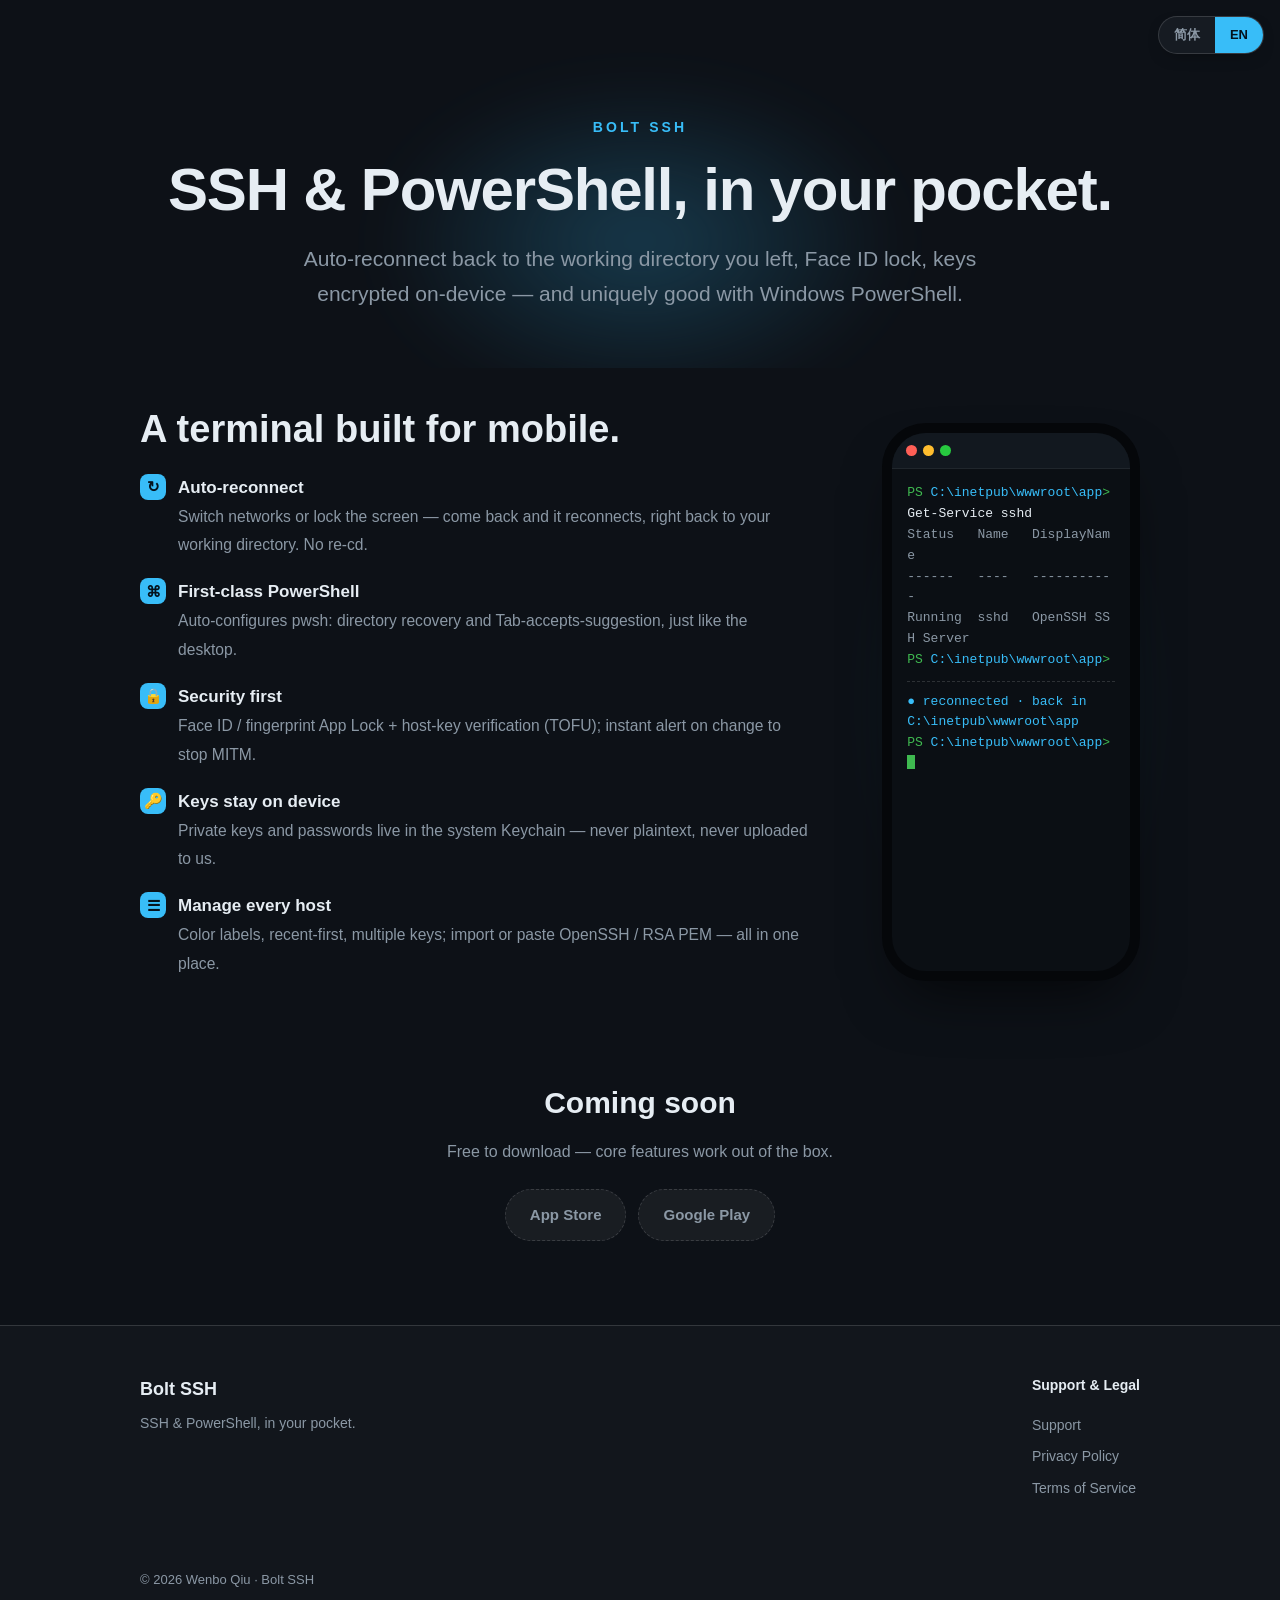
<file: index.html>
<!DOCTYPE html>
<html lang="zh-Hans">
<head>
  <meta charset="UTF-8" />
  <meta name="viewport" content="width=device-width, initial-scale=1.0" />
  <title>Bolt SSH</title>
  <link rel="canonical" href="marketing.html" />
  <meta http-equiv="refresh" content="0; url=marketing.html" />
  <script>location.replace("marketing.html");</script>
  <style>
    html, body { height: 100%; margin: 0; background: #0d1117; color: #8b98a5;
      font-family: -apple-system, BlinkMacSystemFont, "Segoe UI", "PingFang SC", "Microsoft YaHei", sans-serif; }
    .c { height: 100%; display: grid; place-items: center; text-align: center; padding: 24px; }
    a { color: #38bdf8; text-decoration: none; }
  </style>
</head>
<body>
  <div class="c">
    <p>Bolt SSH — <a href="marketing.html">前往首页 / Continue to site →</a></p>
  </div>
</body>
</html>
</file>
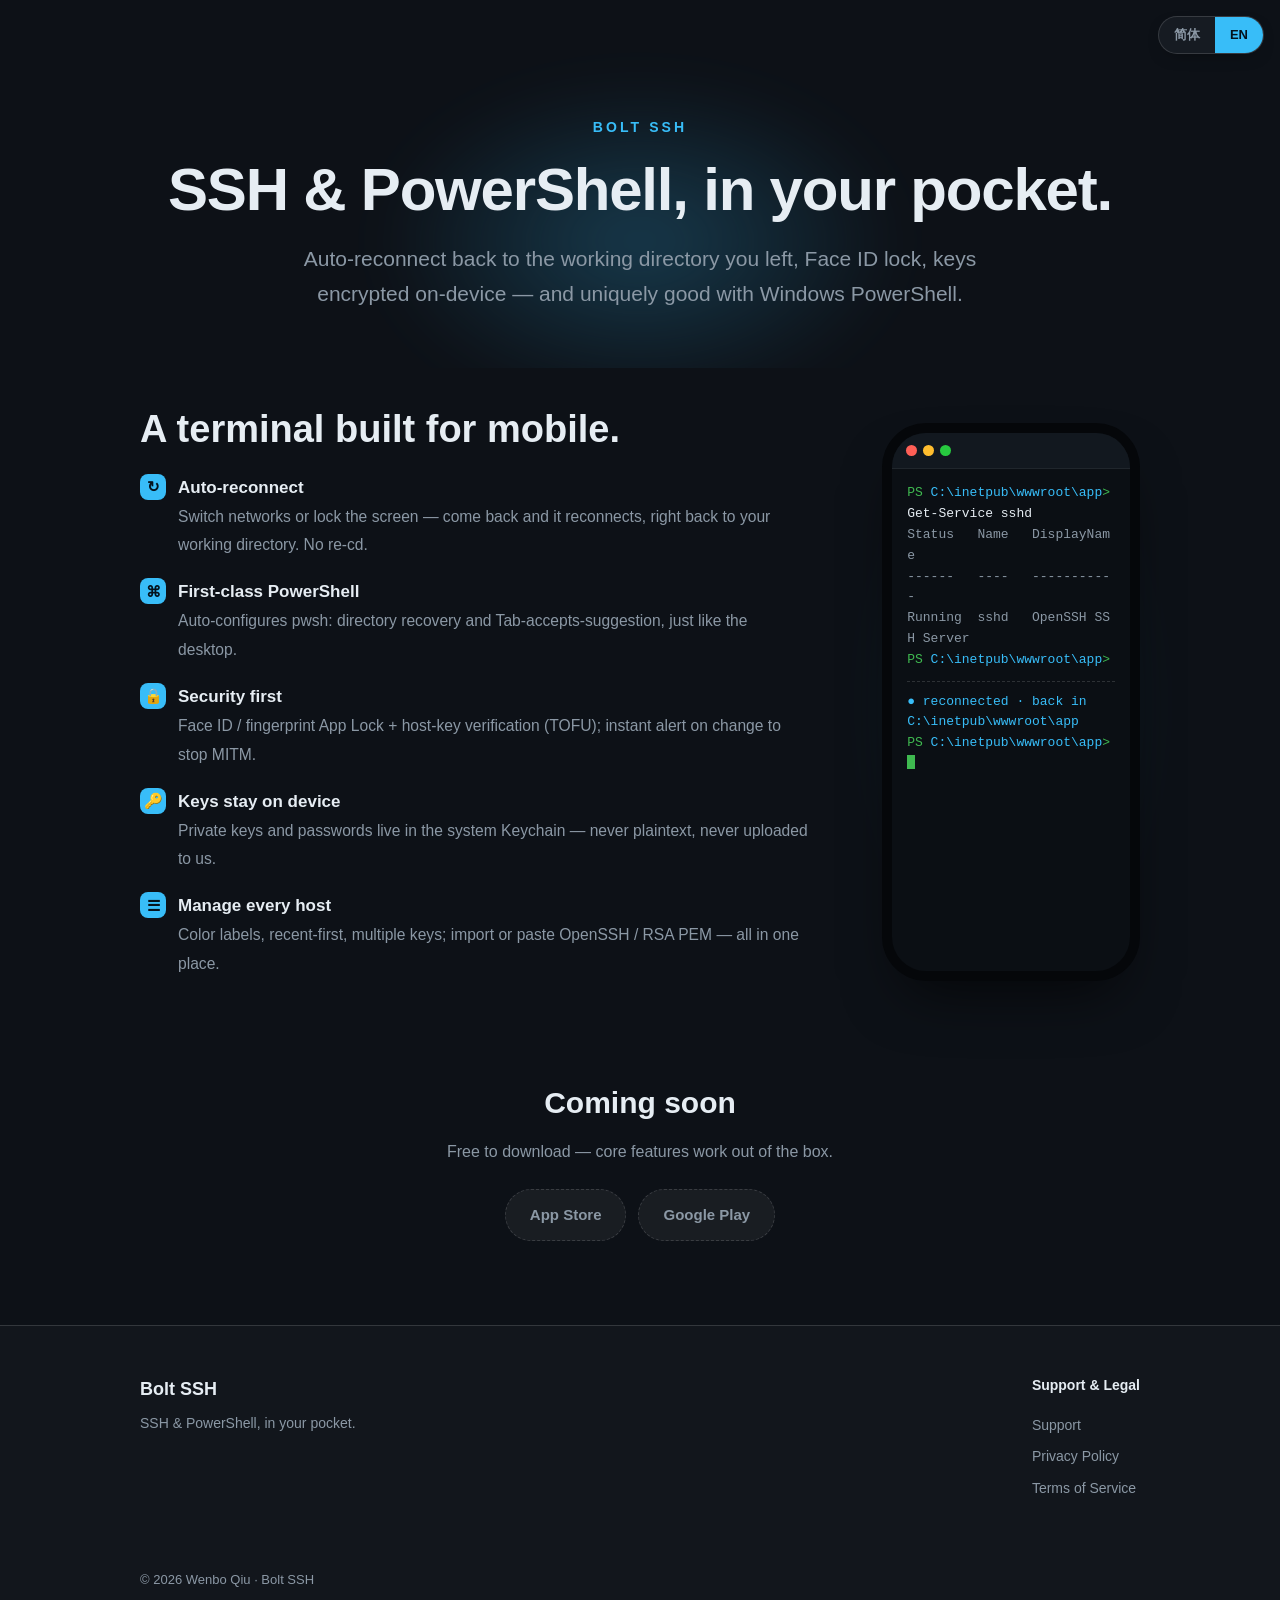
<file: marketing.html>
<!DOCTYPE html>
<html lang="zh-Hans">
<head>
  <meta charset="UTF-8" />
  <meta name="viewport" content="width=device-width, initial-scale=1.0" />
  <title>Bolt SSH — SSH &amp; PowerShell，装进口袋</title>
  <meta name="description" content="Bolt SSH：为手机打造的 SSH 终端。断线自动重连并回到原工作目录，Face ID 锁，密钥本地加密，对 Windows PowerShell 尤其友好。" />
  <style>
    :root {
      color-scheme: dark;
      --fg: #e6edf3;
      --fg-muted: #8b98a5;
      --bg: #0d1117;
      --bg-soft: #161b22;
      --accent: #38bdf8;
      --accent-dark: #0ea5e9;
      --term-green: #3fb950;
      --chip-bg: rgba(255,255,255,0.05);
      --chip-border: rgba(255,255,255,0.14);
      --frame: #05070a;
    }
    * { box-sizing: border-box; }
    html { -webkit-text-size-adjust: 100%; scroll-behavior: smooth; }
    body {
      margin: 0; color: var(--fg); background: var(--bg);
      font-family: -apple-system, BlinkMacSystemFont, "Segoe UI", "PingFang SC",
        "Microsoft YaHei", Roboto, Helvetica, Arial, sans-serif;
      line-height: 1.7; -webkit-font-smoothing: antialiased;
    }
    .mono { font-family: ui-monospace, SFMono-Regular, "SF Mono", Menlo, Consolas, "Liberation Mono", monospace; }

    .lang-switch {
      position: fixed; top: 16px; right: 16px; z-index: 20;
      display: inline-flex; background: var(--bg-soft); border: 1px solid var(--chip-border);
      border-radius: 999px; overflow: hidden; font-size: 13px; font-weight: 600;
      box-shadow: 0 6px 18px -10px rgba(0,0,0,.6);
    }
    .lang-switch button {
      border: none; background: transparent; color: var(--fg-muted);
      padding: 7px 15px; cursor: pointer; font: inherit;
    }
    .lang-switch button.on { background: var(--accent); color: #04121c; }
    .lang-hans, .lang-en { display: none; }
    body.l-hans .lang-hans { display: inline; }
    body.l-en  .lang-en  { display: inline; }

    .wrap { max-width: 1100px; margin: 0 auto; padding: 0 24px; }

    /* Hero */
    .hero { text-align: center; padding: 116px 24px 56px; position: relative; overflow: hidden; }
    .hero::after {
      content: ""; position: absolute; width: 70vw; height: 52vh; max-width: 760px;
      top: 2%; left: 50%; transform: translateX(-50%);
      background: radial-gradient(closest-side, rgba(56,189,248,.35), transparent 70%);
      opacity: .7; filter: blur(30px); z-index: 0; pointer-events: none;
    }
    .hero .logo {
      font-size: 14px; font-weight: 700; letter-spacing: .22em; text-transform: uppercase;
      color: var(--accent); margin: 0 0 18px; position: relative; z-index: 1;
    }
    .hero h1 {
      font-size: clamp(34px, 7vw, 60px); line-height: 1.08; margin: 0 0 18px;
      font-weight: 800; letter-spacing: -.02em; position: relative; z-index: 1;
    }
    .hero .tagline {
      font-size: clamp(16px, 3.4vw, 21px); color: var(--fg-muted);
      max-width: 34em; margin: 0 auto; position: relative; z-index: 1;
    }

    /* 展示 */
    .showcase { padding: 40px 24px 80px; }
    .showcase-inner {
      display: flex; align-items: center; gap: clamp(24px, 6vw, 72px);
      max-width: 1000px; margin: 0 auto;
    }
    .showcase .copy { flex: 1; min-width: 0; }
    .showcase h2 { font-size: clamp(26px, 4.5vw, 38px); line-height: 1.15; margin: 0 0 22px; font-weight: 800; }
    .feat { list-style: none; padding: 0; margin: 0; }
    .feat li { display: flex; gap: 12px; margin: 18px 0; font-size: clamp(15px, 3vw, 17px); }
    .feat .ic {
      flex-shrink: 0; width: 26px; height: 26px; border-radius: 8px;
      background: var(--accent); color: #04121c; display: grid; place-items: center;
      font-size: 15px; font-weight: 700;
    }
    .feat b { display: block; }
    .feat span.sub { color: var(--fg-muted); font-size: .92em; }

    /* 手机 + 终端 */
    .device { flex-shrink: 0; position: relative; isolation: isolate; }
    .device::before {
      content: ""; position: absolute; inset: -16% -24%;
      background: radial-gradient(closest-side, var(--accent), transparent 72%);
      opacity: .18; filter: blur(30px); z-index: -1;
    }
    .phone {
      width: auto; height: clamp(430px, 62vh, 580px); aspect-ratio: 390 / 844;
      background: var(--frame); border-radius: 44px; padding: 10px;
      box-shadow: 0 30px 60px -24px rgba(0,0,0,.7);
    }
    .screen { position: relative; width: 100%; height: 100%; border-radius: 34px; overflow: hidden; background: #0b0f14; }
    .term { height: 100%; display: flex; flex-direction: column; }
    .term-bar { display: flex; gap: 6px; padding: 12px 14px; background: #12181f; border-bottom: 1px solid rgba(255,255,255,.06); }
    .term-bar i { width: 11px; height: 11px; border-radius: 999px; display: block; }
    .term-bar i:nth-child(1){ background:#ff5f56; } .term-bar i:nth-child(2){ background:#ffbd2e; } .term-bar i:nth-child(3){ background:#27c93f; }
    .term-body { padding: 14px 15px; font-size: clamp(11px, 2.7vw, 13px); line-height: 1.6; flex: 1; overflow: hidden; }
    .term-body div { white-space: pre-wrap; word-break: break-all; }
    .t-prompt { color: var(--term-green); }
    .t-path { color: var(--accent); }
    .t-cmd { color: var(--fg); }
    .t-out { color: var(--fg-muted); }
    .t-banner { color: var(--accent); margin-top: 10px; padding-top: 10px; border-top: 1px dashed rgba(255,255,255,.14); }
    .cursor { display: inline-block; width: 8px; height: 1.05em; vertical-align: -2px; background: var(--term-green); animation: blink 1.1s steps(1) infinite; }
    @keyframes blink { 50% { opacity: 0; } }

    /* 下载 */
    .downloads { text-align: center; padding: 0 24px 84px; }
    .downloads h2 { font-size: clamp(22px, 4vw, 30px); margin: 0 0 10px; font-weight: 800; }
    .downloads p { color: var(--fg-muted); margin: 0 0 24px; }
    .links { display: flex; flex-wrap: wrap; gap: 12px; justify-content: center; }
    .chip {
      display: inline-flex; align-items: center; gap: 6px; font-size: 15px; font-weight: 600;
      padding: 12px 24px; border-radius: 999px; background: var(--chip-bg);
      border: 1px solid var(--chip-border); color: var(--fg); text-decoration: none;
      transition: transform .2s ease;
    }
    .chip:hover { transform: translateY(-2px); }
    .chip.disabled { color: var(--fg-muted); border-style: dashed; cursor: not-allowed; pointer-events: none; }

    /* 页脚 */
    .site-footer { border-top: 1px solid var(--chip-border); padding: 48px 24px; background: rgba(255,255,255,.02); }
    .footer-inner { max-width: 1000px; margin: 0 auto; display: flex; flex-wrap: wrap; gap: 40px; justify-content: space-between; }
    .foot-brand { font-size: 18px; font-weight: 800; margin: 0 0 8px; }
    .foot-col h4 { font-size: 14px; font-weight: 700; margin: 0 0 12px; }
    .foot-col a { display: block; font-size: 14px; color: var(--fg-muted); text-decoration: none; padding: 4px 0; }
    .foot-col a:hover { color: var(--accent); }
    .foot-copy { width: 100%; margin-top: 24px; font-size: 13px; color: var(--fg-muted); }

    @media (max-width: 760px) {
      .hero { padding-top: 92px; }
      .showcase-inner { flex-direction: column-reverse; text-align: center; }
      .feat li { text-align: left; }
      .phone { height: auto; width: clamp(250px, 74vw, 330px); border-radius: 38px; }
    }
    @media (prefers-reduced-motion: reduce) {
      html { scroll-behavior: auto; }
      .cursor { animation: none; }
    }
  </style>
</head>
<body class="l-hans">
  <div class="lang-switch">
    <button data-lang="hans" class="on">简体</button>
    <button data-lang="en">EN</button>
  </div>

  <!-- Hero -->
  <section class="hero">
    <p class="logo">Bolt SSH</p>
    <h1>
      <span class="lang-hans">SSH &amp; PowerShell，装进口袋。</span>
      <span class="lang-en">SSH &amp; PowerShell, in your pocket.</span>
    </h1>
    <p class="tagline">
      <span class="lang-hans">断线自动重连、回到断线前的工作目录，Face ID 锁，密钥本地加密——对 Windows PowerShell 尤其友好。</span>
      <span class="lang-en">Auto-reconnect back to the working directory you left, Face ID lock, keys encrypted on-device — and uniquely good with Windows PowerShell.</span>
    </p>
  </section>

  <!-- 展示 -->
  <section class="showcase">
    <div class="showcase-inner">
      <div class="copy">
        <h2>
          <span class="lang-hans">为移动而生的终端。</span>
          <span class="lang-en">A terminal built for mobile.</span>
        </h2>
        <ul class="feat">
          <li>
            <span class="ic">↻</span>
            <span>
              <b><span class="lang-hans">断线自动重连</span><span class="lang-en">Auto-reconnect</span></b>
              <span class="sub"><span class="lang-hans">切网、锁屏后回到 App，自动接上并回到原工作目录，不用重新 cd。</span><span class="lang-en">Switch networks or lock the screen — come back and it reconnects, right back to your working directory. No re-cd.</span></span>
            </span>
          </li>
          <li>
            <span class="ic">⌘</span>
            <span>
              <b><span class="lang-hans">Windows PowerShell 一等公民</span><span class="lang-en">First-class PowerShell</span></b>
              <span class="sub"><span class="lang-hans">自动配置 pwsh：目录恢复、Tab 接受行内建议，像桌面一样顺手。</span><span class="lang-en">Auto-configures pwsh: directory recovery and Tab-accepts-suggestion, just like the desktop.</span></span>
            </span>
          </li>
          <li>
            <span class="ic">🔒</span>
            <span>
              <b><span class="lang-hans">安全至上</span><span class="lang-en">Security first</span></b>
              <span class="sub"><span class="lang-hans">Face ID / 指纹应用锁 + 主机密钥校验（TOFU），密钥变更即告警，防中间人。</span><span class="lang-en">Face ID / fingerprint App Lock + host-key verification (TOFU); instant alert on change to stop MITM.</span></span>
            </span>
          </li>
          <li>
            <span class="ic">🔑</span>
            <span>
              <b><span class="lang-hans">密钥本地加密</span><span class="lang-en">Keys stay on device</span></b>
              <span class="sub"><span class="lang-hans">私钥与密码存入系统 Keychain，绝不明文、绝不上传我们的服务器。</span><span class="lang-en">Private keys and passwords live in the system Keychain — never plaintext, never uploaded to us.</span></span>
            </span>
          </li>
          <li>
            <span class="ic">☰</span>
            <span>
              <b><span class="lang-hans">多主机 · 多密钥管理</span><span class="lang-en">Manage every host</span></b>
              <span class="sub"><span class="lang-hans">色标、最近使用排序、多密钥库，导入/粘贴 OpenSSH / RSA PEM，一屏管理。</span><span class="lang-en">Color labels, recent-first, multiple keys; import or paste OpenSSH / RSA PEM — all in one place.</span></span>
            </span>
          </li>
        </ul>
      </div>
      <div class="device">
        <div class="phone">
          <div class="screen">
            <div class="term mono">
              <div class="term-bar"><i></i><i></i><i></i></div>
              <div class="term-body">
<div><span class="t-prompt">PS</span> <span class="t-path">C:\inetpub\wwwroot\app</span><span class="t-prompt">&gt;</span> <span class="t-cmd">Get-Service sshd</span></div>
<div class="t-out">Status   Name   DisplayName</div>
<div class="t-out">------   ----   -----------</div>
<div class="t-out">Running  sshd   OpenSSH SSH Server</div>
<div><span class="t-prompt">PS</span> <span class="t-path">C:\inetpub\wwwroot\app</span><span class="t-prompt">&gt;</span> </div>
<div class="t-banner">● reconnected · back in C:\inetpub\wwwroot\app</div>
<div><span class="t-prompt">PS</span> <span class="t-path">C:\inetpub\wwwroot\app</span><span class="t-prompt">&gt;</span> <span class="cursor"></span></div>
              </div>
            </div>
          </div>
        </div>
      </div>
    </div>
  </section>

  <!-- 下载 -->
  <section class="downloads">
    <h2>
      <span class="lang-hans">即将上架</span>
      <span class="lang-en">Coming soon</span>
    </h2>
    <p>
      <span class="lang-hans">免费下载，核心功能开箱即用。</span>
      <span class="lang-en">Free to download — core features work out of the box.</span>
    </p>
    <div class="links">
      <a class="chip disabled" aria-disabled="true" role="link">App Store</a>
      <a class="chip disabled" aria-disabled="true" role="link">Google Play</a>
    </div>
  </section>

  <!-- 页脚 -->
  <footer class="site-footer">
    <div class="footer-inner">
      <div>
        <p class="foot-brand">Bolt SSH</p>
        <p style="margin:0;color:var(--fg-muted);font-size:14px;">
          <span class="lang-hans">SSH &amp; PowerShell，装进口袋。</span>
          <span class="lang-en">SSH &amp; PowerShell, in your pocket.</span>
        </p>
      </div>
      <div class="foot-col">
        <h4><span class="lang-hans">支持与法务</span><span class="lang-en">Support &amp; Legal</span></h4>
        <a href="support.html"><span class="lang-hans">技术支持</span><span class="lang-en">Support</span></a>
        <a href="privacy.html"><span class="lang-hans">隐私政策</span><span class="lang-en">Privacy Policy</span></a>
        <a href="terms.html"><span class="lang-hans">服务条款</span><span class="lang-en">Terms of Service</span></a>
      </div>
      <p class="foot-copy">© 2026 Wenbo Qiu · Bolt SSH</p>
    </div>
  </footer>

  <script>
    const btns = [...document.querySelectorAll(".lang-switch button")];
    function setLang(lang) {
      document.body.className = "l-" + lang;
      document.documentElement.lang = lang === "en" ? "en" : "zh-Hans";
      btns.forEach(b => b.classList.toggle("on", b.dataset.lang === lang));
    }
    btns.forEach(b => b.addEventListener("click", () => setLang(b.dataset.lang)));
    const nav = (navigator.language || "").toLowerCase();
    setLang(nav.startsWith("zh") ? "hans" : "en");
  </script>
</body>
</html>
</file>
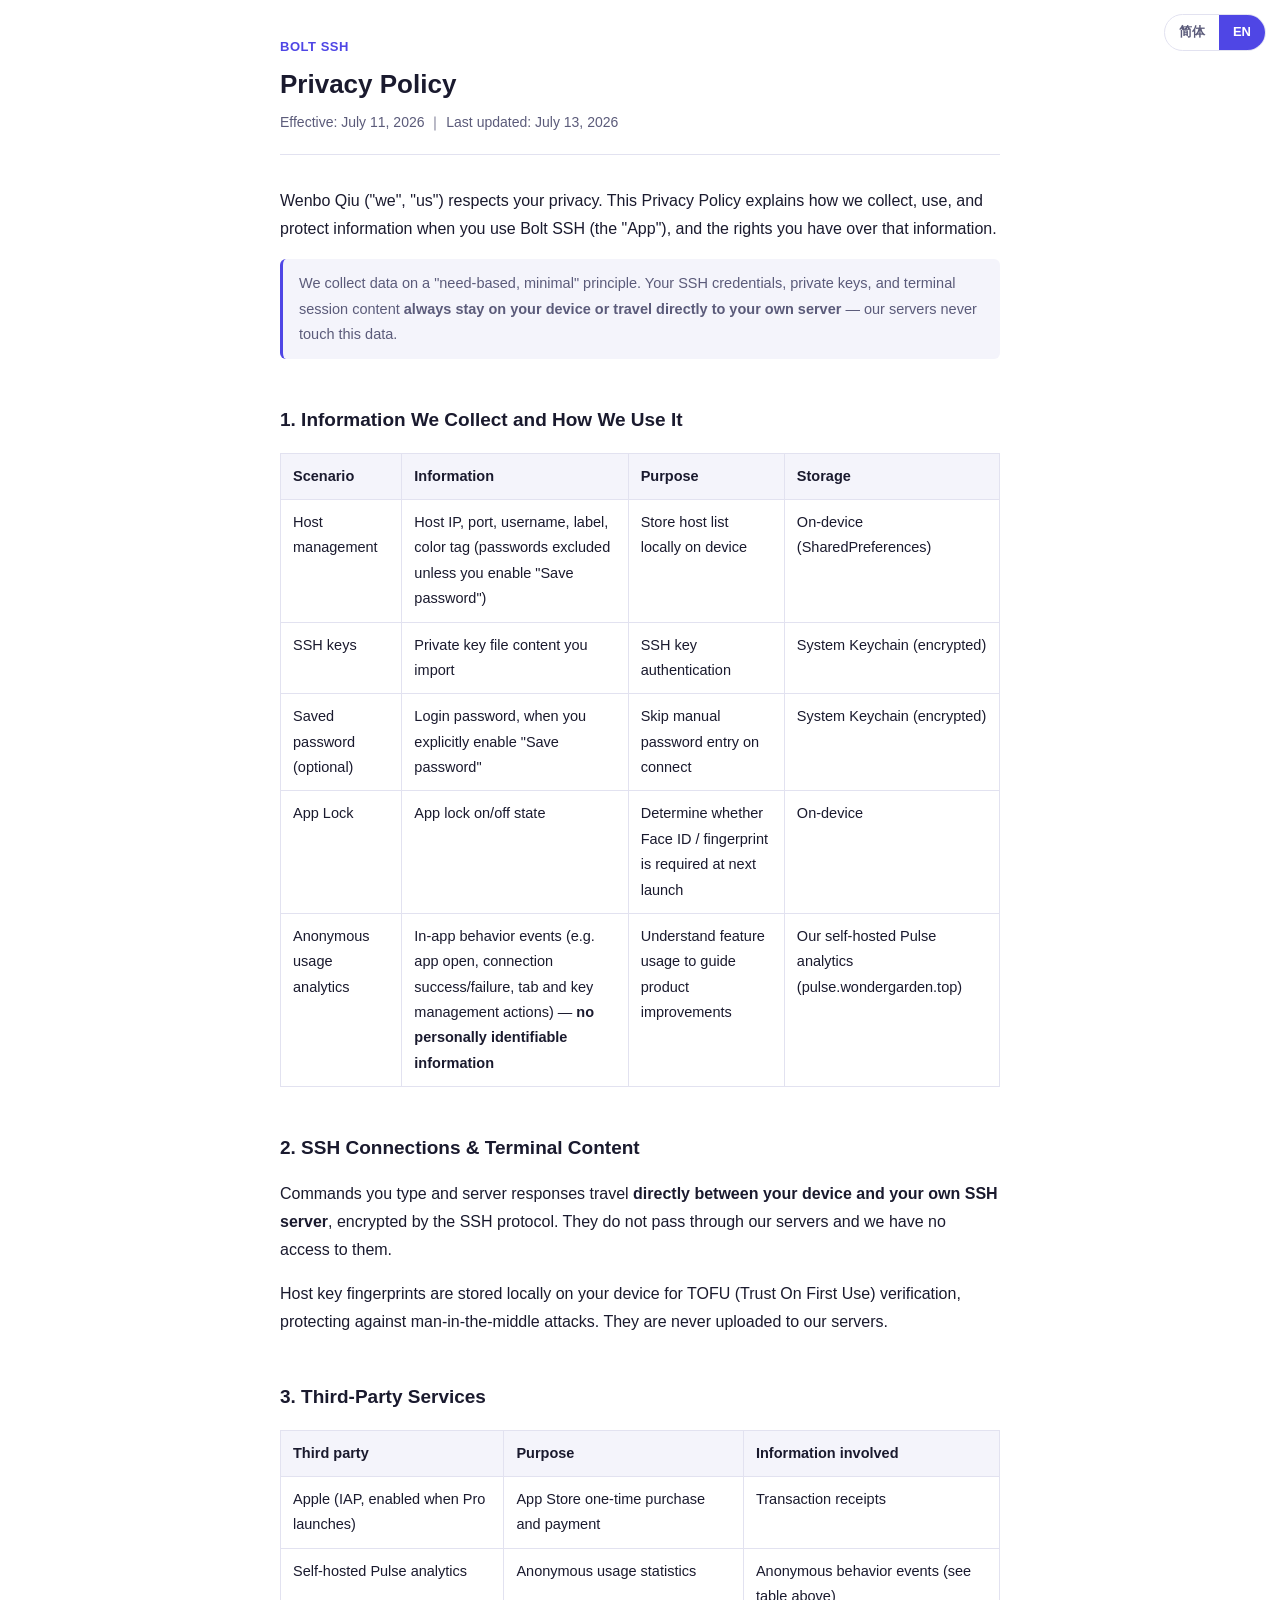
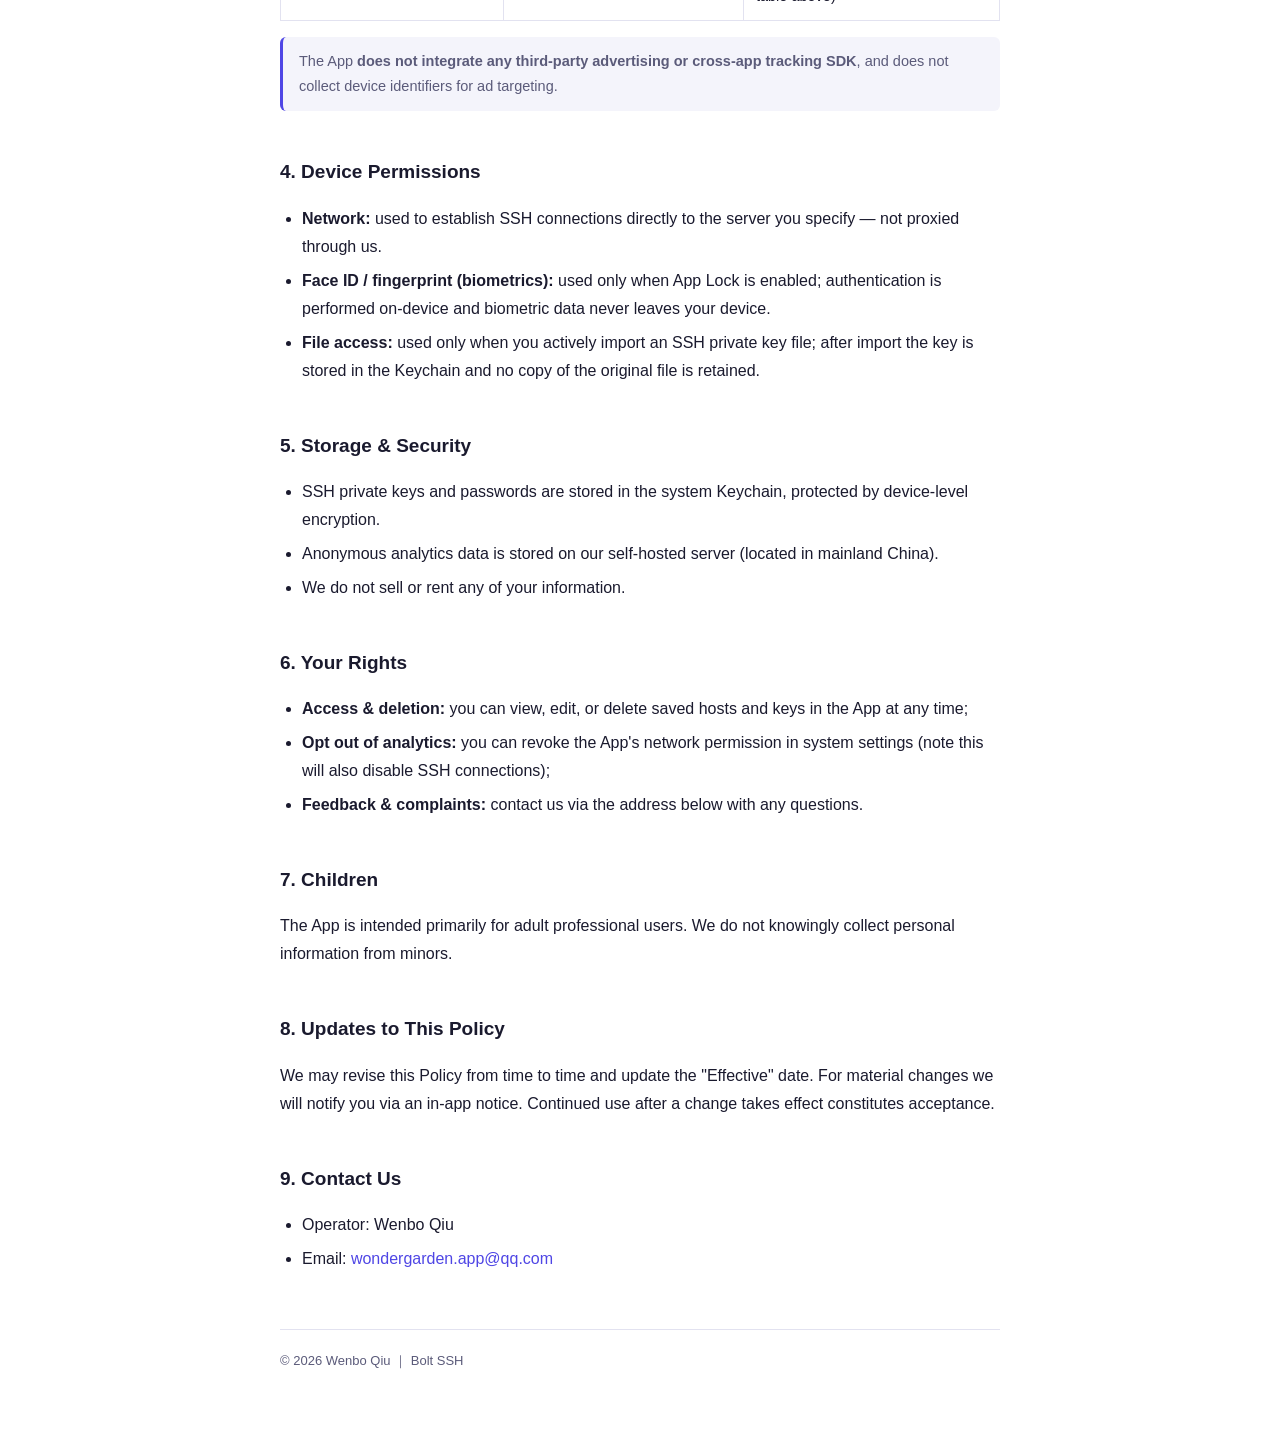
<file: privacy.html>
<!DOCTYPE html>
<html lang="zh-Hans">
<head>
  <meta charset="UTF-8" />
  <meta name="viewport" content="width=device-width, initial-scale=1.0" />
  <meta name="robots" content="index,follow" />
  <title>Bolt SSH — 隐私政策 / Privacy Policy</title>
  <link rel="stylesheet" href="shared/base.css" />
  <style>
    .lang-switch {
      position: fixed; top: 14px; right: 14px; z-index: 20;
      display: inline-flex; background: var(--bg); border: 1px solid var(--border);
      border-radius: 999px; overflow: hidden; font-size: 13px; font-weight: 600;
    }
    .lang-switch button { border: none; background: transparent; color: var(--fg-muted); padding: 6px 14px; cursor: pointer; font: inherit; }
    .lang-switch button.on { background: var(--accent); color: #fff; }
    .lang-hans, .lang-en { display: none; }
    body.l-hans .lang-hans { display: block; }
    body.l-en   .lang-en   { display: block; }
  </style>
</head>
<body class="l-hans">
  <div class="lang-switch">
    <button data-lang="hans" class="on">简体</button>
    <button data-lang="en">EN</button>
  </div>

  <!-- ───────── 简体中文 ───────── -->
  <div class="wrap lang-hans">
    <header class="doc-header">
      <span class="app">Bolt SSH</span>
      <h1>隐私政策</h1>
      <p class="meta">生效日期：2026 年 7 月 11 日 ｜ 最近更新：2026 年 7 月 13 日</p>
    </header>

    <p>
      Wenbo Qiu（以下简称"我们"）非常重视您的个人信息与隐私保护。本《隐私政策》旨在向您说明，当您使用 Bolt SSH（以下简称"本应用"）时，我们如何收集、使用与保护您的相关信息，以及您所享有的权利。
    </p>

    <div class="note">
      本应用以"按需授权、最小收集"为原则。您的 SSH 凭据、私钥及终端会话内容<strong>始终保留在您的设备上或直接传输至您自己的服务器</strong>，我们的服务器不会接触这些数据。
    </div>

    <h2>一、我们如何收集与使用您的信息</h2>
    <table>
      <thead>
        <tr><th>场景</th><th>收集的信息</th><th>用途</th><th>存储位置</th></tr>
      </thead>
      <tbody>
        <tr>
          <td>主机管理</td>
          <td>主机 IP、端口、用户名、标签名称、标记颜色（不含密码，除非您主动开启"保存密码"）</td>
          <td>在设备本地保存主机列表</td>
          <td>设备本地（SharedPreferences）</td>
        </tr>
        <tr>
          <td>SSH 密钥</td>
          <td>您导入的私钥文件内容</td>
          <td>用于 SSH 密钥认证</td>
          <td>设备系统 Keychain（加密存储）</td>
        </tr>
        <tr>
          <td>保存的密码（可选）</td>
          <td>您主动开启"保存密码"时的登录密码</td>
          <td>免去每次连接时手动输入</td>
          <td>设备系统 Keychain（加密存储）</td>
        </tr>
        <tr>
          <td>应用锁</td>
          <td>应用锁开关状态</td>
          <td>下次启动时决定是否需要 Face ID / 指纹验证</td>
          <td>设备本地</td>
        </tr>
        <tr>
          <td>匿名使用统计</td>
          <td>应用内行为事件（如：打开应用、连接尝试成功/失败、新建/关闭标签、导入/删除密钥等），<strong>不含任何可识别您身份的信息</strong></td>
          <td>了解功能使用情况，指导产品改进</td>
          <td>我们自托管的 Pulse 统计服务（pulse.wondergarden.top）</td>
        </tr>
      </tbody>
    </table>

    <h2>二、SSH 连接与终端内容</h2>
    <p>
      您在终端中输入的命令及服务器的响应内容<strong>直接在您的设备与您自己的 SSH 服务器之间传输</strong>，采用 SSH 协议加密，不经过我们的任何服务器，我们无法访问这些内容。
    </p>
    <p>主机密钥（Host Key）的哈希值存储在设备本地，用于连接时的 TOFU（首次信任）验证，防止中间人攻击，同样不上传至我们的服务器。</p>

    <h2>三、第三方服务</h2>
    <table>
      <thead><tr><th>第三方</th><th>用途</th><th>涉及的信息</th></tr></thead>
      <tbody>
        <tr><td>Apple（内购，上线 Pro 后启用）</td><td>App Store 一次性购买与支付</td><td>交易凭证</td></tr>
        <tr><td>自托管 Pulse 统计</td><td>匿名使用统计</td><td>匿名行为事件（见上表）</td></tr>
      </tbody>
    </table>
    <div class="note">
      本应用<strong>不接入任何第三方广告或跨应用追踪 SDK</strong>，亦不收集用于广告投放的设备标识符。
    </div>

    <h2>四、设备权限说明</h2>
    <ul>
      <li><strong>网络：</strong>用于建立 SSH 连接，直接连接您指定的服务器，不经过我们的代理。</li>
      <li><strong>Face ID / 指纹（生物识别）：</strong>仅在您开启应用锁时使用，认证在设备本地完成，生物特征数据不离开设备。</li>
      <li><strong>文件访问：</strong>仅在您主动导入 SSH 私钥文件时使用，读取后即存入 Keychain，不保留原始文件副本。</li>
    </ul>

    <h2>五、信息的存储与安全</h2>
    <ul>
      <li>SSH 私钥与密码存储于系统 Keychain，受设备级加密保护。</li>
      <li>匿名统计数据存储于我们自托管的服务器（中国境内）。</li>
      <li>我们不出售、不租用您的任何信息。</li>
    </ul>

    <h2>六、您的权利</h2>
    <ul>
      <li><strong>查看与删除：</strong>您可在应用内随时查看、编辑或删除已保存的主机和密钥；</li>
      <li><strong>关闭统计：</strong>如不希望发送匿名统计，可通过系统设置关闭应用的网络权限（注意这会同时影响 SSH 连接）；</li>
      <li><strong>投诉与反馈：</strong>如有疑问，可通过下方"联系我们"与我们联系。</li>
    </ul>

    <h2>七、未成年人保护</h2>
    <p>本应用主要面向成年专业用户。我们不会主动向未成年人收集个人信息。</p>

    <h2>八、政策更新</h2>
    <p>我们可能适时修订本政策并更新"生效日期"。对于重大变更，我们会通过应用内提示告知。继续使用即视为接受修订后的政策。</p>

    <h2>九、联系我们</h2>
    <ul>
      <li>运营方：Wenbo Qiu</li>
      <li>联系邮箱：<a href="mailto:wondergarden.app@qq.com">wondergarden.app@qq.com</a></li>
    </ul>

    <footer class="doc-footer">© 2026 Wenbo Qiu ｜ Bolt SSH</footer>
  </div>

  <!-- ───────── English ───────── -->
  <div class="wrap lang-en">
    <header class="doc-header">
      <span class="app">Bolt SSH</span>
      <h1>Privacy Policy</h1>
      <p class="meta">Effective: July 11, 2026 ｜ Last updated: July 13, 2026</p>
    </header>

    <p>
      Wenbo Qiu ("we", "us") respects your privacy. This Privacy Policy explains how we collect, use,
      and protect information when you use Bolt SSH (the "App"), and the rights you have over that information.
    </p>

    <div class="note">
      We collect data on a "need-based, minimal" principle. Your SSH credentials, private keys, and terminal
      session content <strong>always stay on your device or travel directly to your own server</strong> —
      our servers never touch this data.
    </div>

    <h2>1. Information We Collect and How We Use It</h2>
    <table>
      <thead>
        <tr><th>Scenario</th><th>Information</th><th>Purpose</th><th>Storage</th></tr>
      </thead>
      <tbody>
        <tr>
          <td>Host management</td>
          <td>Host IP, port, username, label, color tag (passwords excluded unless you enable "Save password")</td>
          <td>Store host list locally on device</td>
          <td>On-device (SharedPreferences)</td>
        </tr>
        <tr>
          <td>SSH keys</td>
          <td>Private key file content you import</td>
          <td>SSH key authentication</td>
          <td>System Keychain (encrypted)</td>
        </tr>
        <tr>
          <td>Saved password (optional)</td>
          <td>Login password, when you explicitly enable "Save password"</td>
          <td>Skip manual password entry on connect</td>
          <td>System Keychain (encrypted)</td>
        </tr>
        <tr>
          <td>App Lock</td>
          <td>App lock on/off state</td>
          <td>Determine whether Face ID / fingerprint is required at next launch</td>
          <td>On-device</td>
        </tr>
        <tr>
          <td>Anonymous usage analytics</td>
          <td>In-app behavior events (e.g. app open, connection success/failure, tab and key management actions) — <strong>no personally identifiable information</strong></td>
          <td>Understand feature usage to guide product improvements</td>
          <td>Our self-hosted Pulse analytics (pulse.wondergarden.top)</td>
        </tr>
      </tbody>
    </table>

    <h2>2. SSH Connections &amp; Terminal Content</h2>
    <p>
      Commands you type and server responses travel <strong>directly between your device and your own SSH server</strong>,
      encrypted by the SSH protocol. They do not pass through our servers and we have no access to them.
    </p>
    <p>
      Host key fingerprints are stored locally on your device for TOFU (Trust On First Use) verification,
      protecting against man-in-the-middle attacks. They are never uploaded to our servers.
    </p>

    <h2>3. Third-Party Services</h2>
    <table>
      <thead><tr><th>Third party</th><th>Purpose</th><th>Information involved</th></tr></thead>
      <tbody>
        <tr><td>Apple (IAP, enabled when Pro launches)</td><td>App Store one-time purchase and payment</td><td>Transaction receipts</td></tr>
        <tr><td>Self-hosted Pulse analytics</td><td>Anonymous usage statistics</td><td>Anonymous behavior events (see table above)</td></tr>
      </tbody>
    </table>
    <div class="note">
      The App <strong>does not integrate any third-party advertising or cross-app tracking SDK</strong>,
      and does not collect device identifiers for ad targeting.
    </div>

    <h2>4. Device Permissions</h2>
    <ul>
      <li><strong>Network:</strong> used to establish SSH connections directly to the server you specify — not proxied through us.</li>
      <li><strong>Face ID / fingerprint (biometrics):</strong> used only when App Lock is enabled; authentication is performed on-device and biometric data never leaves your device.</li>
      <li><strong>File access:</strong> used only when you actively import an SSH private key file; after import the key is stored in the Keychain and no copy of the original file is retained.</li>
    </ul>

    <h2>5. Storage &amp; Security</h2>
    <ul>
      <li>SSH private keys and passwords are stored in the system Keychain, protected by device-level encryption.</li>
      <li>Anonymous analytics data is stored on our self-hosted server (located in mainland China).</li>
      <li>We do not sell or rent any of your information.</li>
    </ul>

    <h2>6. Your Rights</h2>
    <ul>
      <li><strong>Access &amp; deletion:</strong> you can view, edit, or delete saved hosts and keys in the App at any time;</li>
      <li><strong>Opt out of analytics:</strong> you can revoke the App's network permission in system settings (note this will also disable SSH connections);</li>
      <li><strong>Feedback &amp; complaints:</strong> contact us via the address below with any questions.</li>
    </ul>

    <h2>7. Children</h2>
    <p>The App is intended primarily for adult professional users. We do not knowingly collect personal information from minors.</p>

    <h2>8. Updates to This Policy</h2>
    <p>We may revise this Policy from time to time and update the "Effective" date. For material changes we will notify you via an in-app notice. Continued use after a change takes effect constitutes acceptance.</p>

    <h2>9. Contact Us</h2>
    <ul>
      <li>Operator: Wenbo Qiu</li>
      <li>Email: <a href="mailto:wondergarden.app@qq.com">wondergarden.app@qq.com</a></li>
    </ul>

    <footer class="doc-footer">© 2026 Wenbo Qiu ｜ Bolt SSH</footer>
  </div>

  <script>
    const btns = [...document.querySelectorAll(".lang-switch button")];
    function setLang(lang) {
      document.body.className = "l-" + lang;
      document.documentElement.lang = lang === "en" ? "en" : "zh-Hans";
      btns.forEach(b => b.classList.toggle("on", b.dataset.lang === lang));
      window.scrollTo(0, 0);
    }
    btns.forEach(b => b.addEventListener("click", () => setLang(b.dataset.lang)));
    const nav = (navigator.language || "").toLowerCase();
    setLang(nav.startsWith("zh") ? "hans" : "en");
  </script>
</body>
</html>
</file>
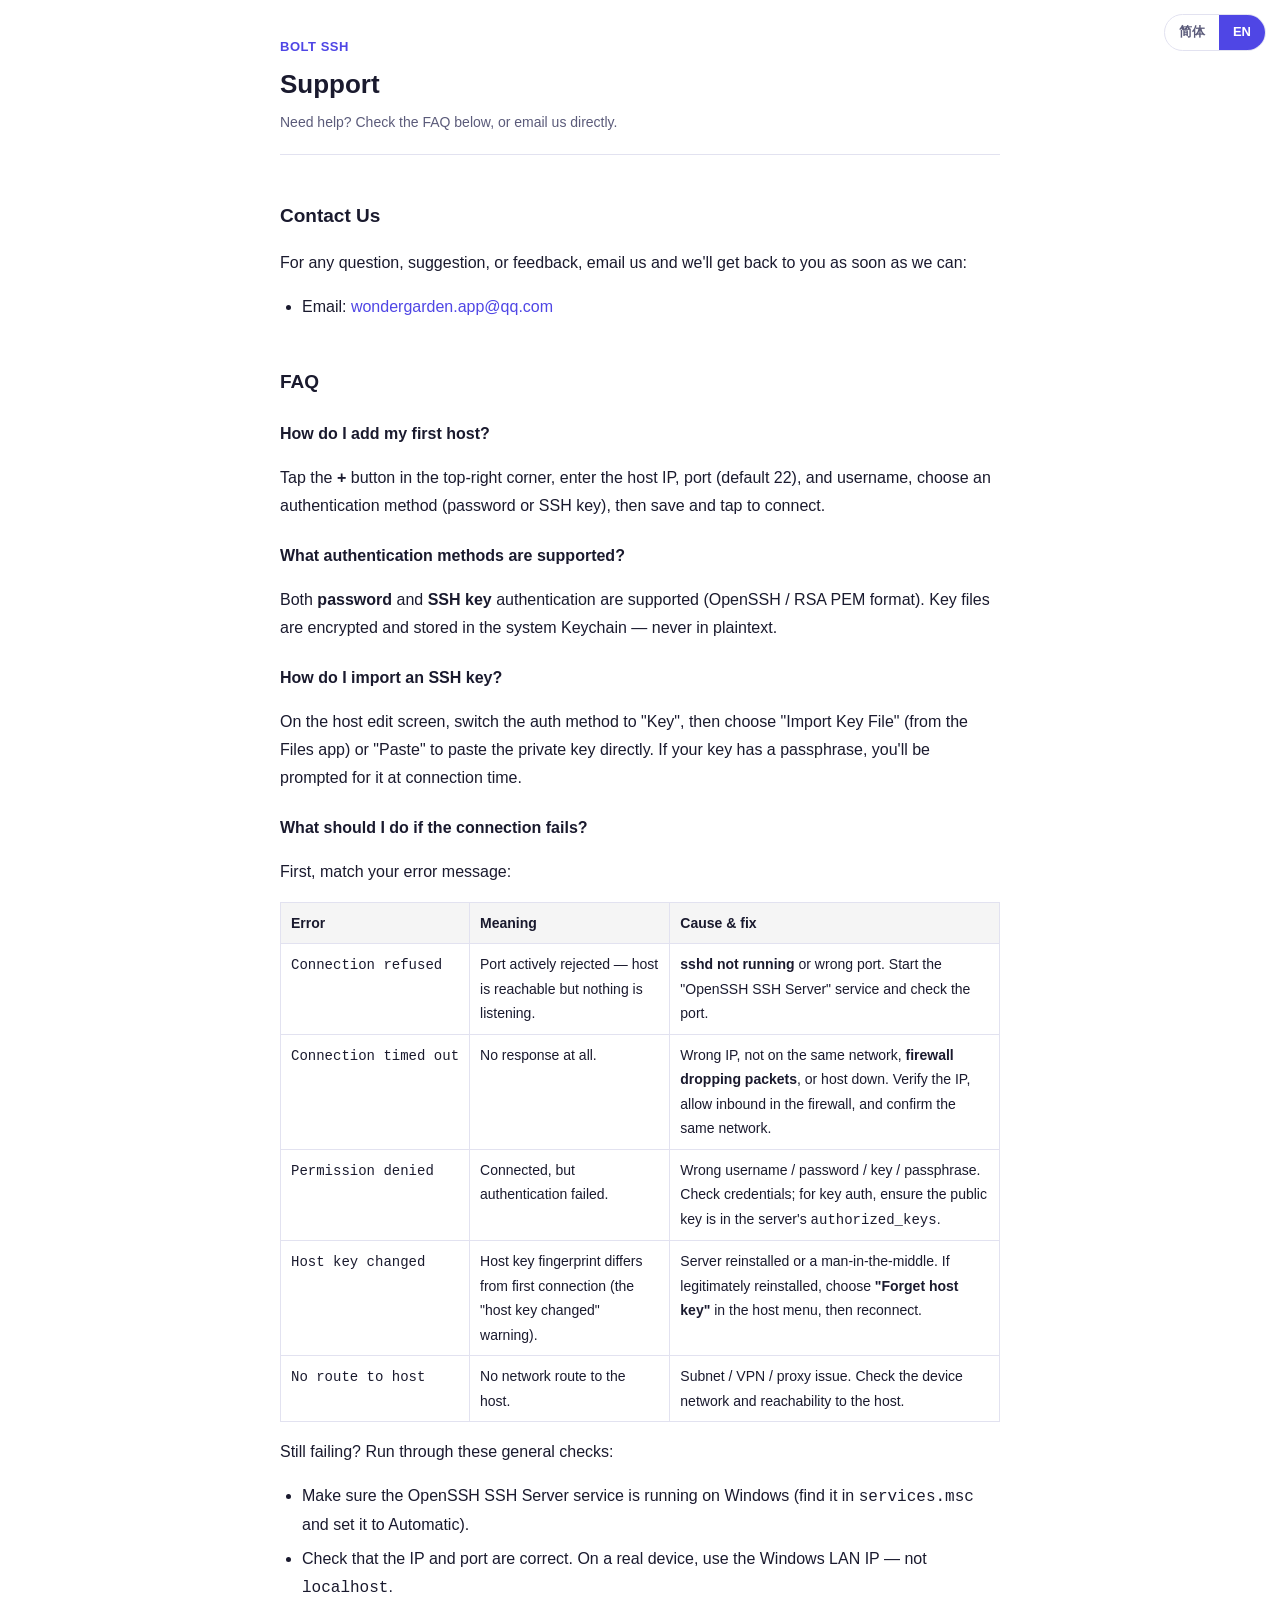
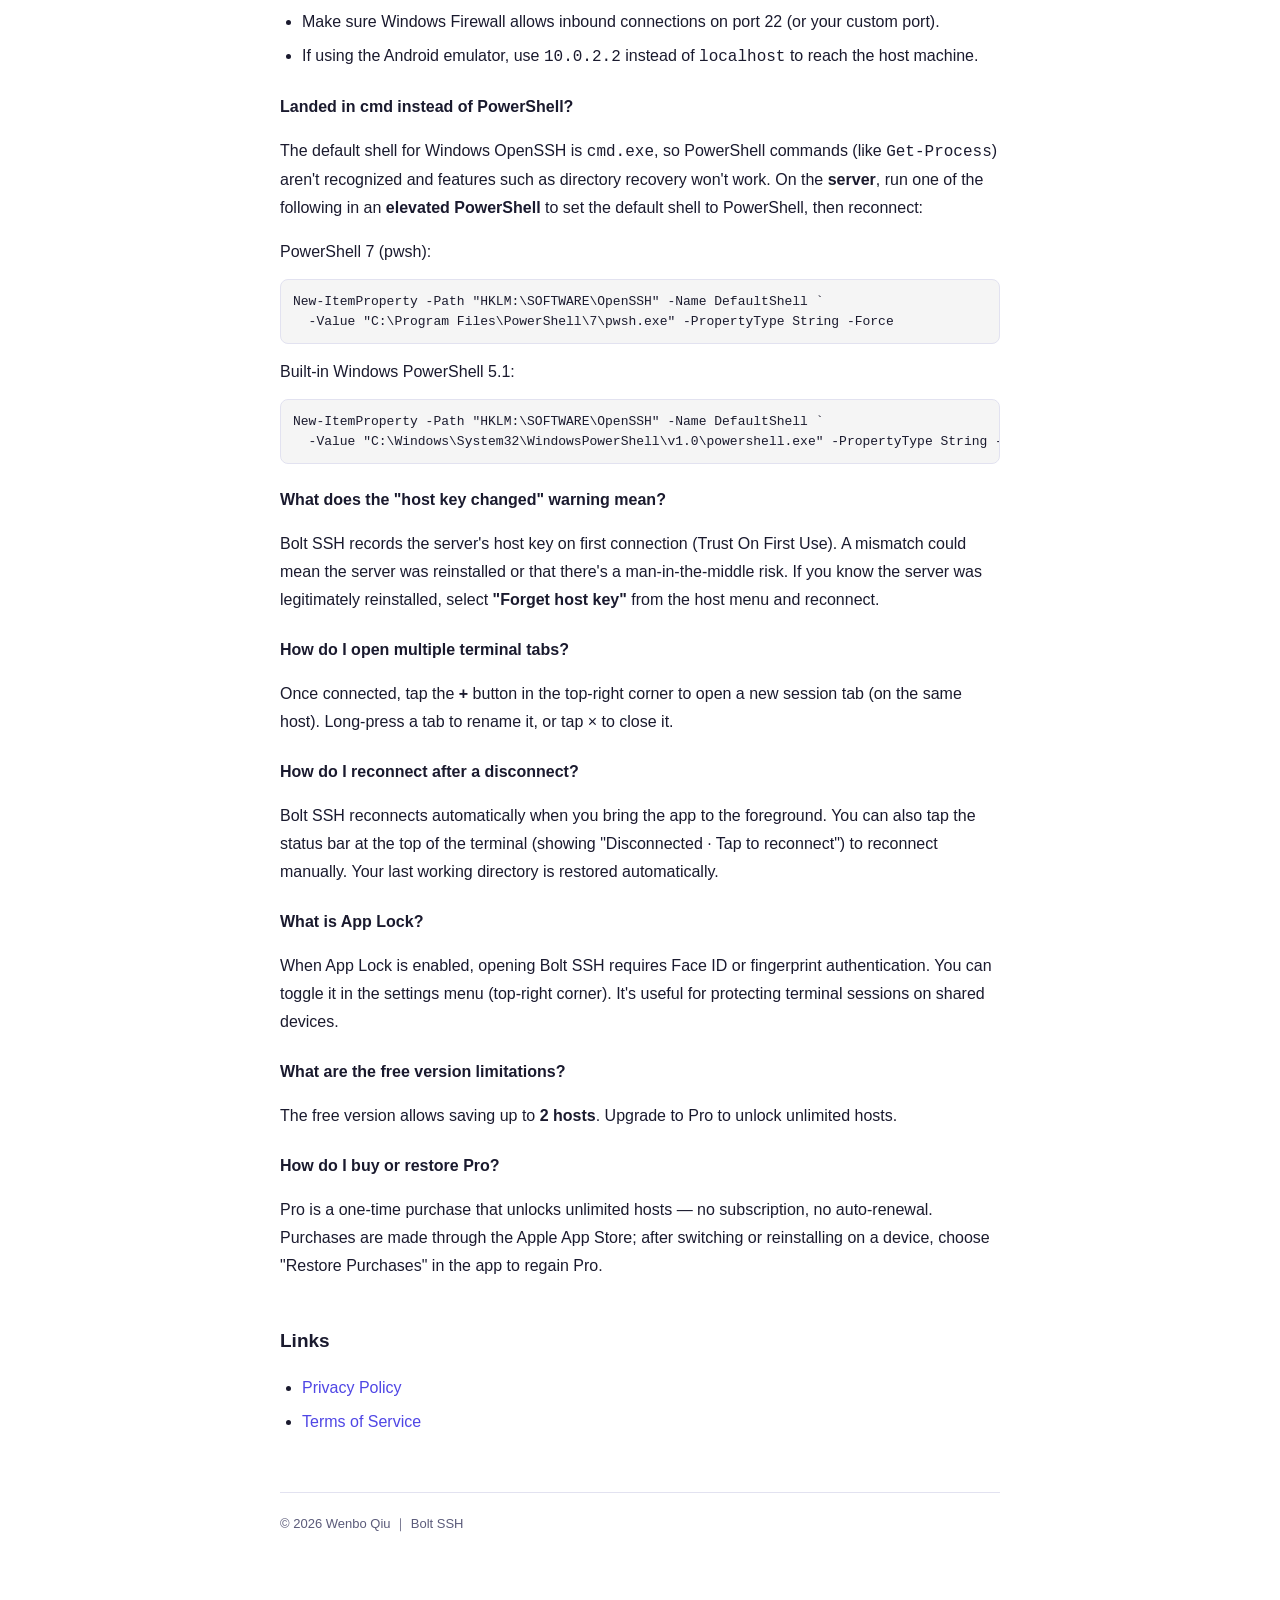
<file: support.html>
<!DOCTYPE html>
<html lang="zh-Hans">
<head>
  <meta charset="UTF-8" />
  <meta name="viewport" content="width=device-width, initial-scale=1.0" />
  <meta name="robots" content="index,follow" />
  <title>Bolt SSH — 技术支持 / Support</title>
  <link rel="stylesheet" href="shared/base.css" />
  <style>
    .lang-switch {
      position: fixed; top: 14px; right: 14px; z-index: 20;
      display: inline-flex; background: var(--bg); border: 1px solid var(--border);
      border-radius: 999px; overflow: hidden; font-size: 13px; font-weight: 600;
    }
    .lang-switch button { border: none; background: transparent; color: var(--fg-muted); padding: 6px 14px; cursor: pointer; font: inherit; }
    .lang-switch button.on { background: var(--accent); color: #fff; }
    .lang-hans, .lang-en { display: none; }
    body.l-hans .lang-hans { display: inline; }
    body.l-en   .lang-en   { display: inline; }
    .faq-q { font-weight: 600; margin: 22px 0 6px; }
    .err-table { width: 100%; border-collapse: collapse; margin: 12px 0; font-size: 14px; }
    .err-table th, .err-table td { border: 1px solid var(--border); padding: 8px 10px; text-align: left; vertical-align: top; }
    .err-table th { background: rgba(127,127,127,.08); font-weight: 600; }
    .err-table code { white-space: nowrap; }
  </style>
</head>
<body class="l-hans">
  <div class="lang-switch">
    <button data-lang="hans" class="on">简体</button>
    <button data-lang="en">EN</button>
  </div>

  <div class="wrap">
    <header class="doc-header">
      <span class="app">Bolt SSH</span>
      <h1>
        <span class="lang-hans">技术支持</span>
        <span class="lang-en">Support</span>
      </h1>
      <p class="meta">
        <span class="lang-hans">需要帮助吗？先看下方常见问题，或直接写信给我们。</span>
        <span class="lang-en">Need help? Check the FAQ below, or email us directly.</span>
      </p>
    </header>

    <h2>
      <span class="lang-hans">联系我们</span>
      <span class="lang-en">Contact Us</span>
    </h2>
    <p>
      <span class="lang-hans">任何问题、建议或意见，欢迎来信，我们会尽快回复：</span>
      <span class="lang-en">For any question, suggestion, or feedback, email us and we'll get back to you as soon as we can:</span>
    </p>
    <ul>
      <li>Email: <a href="mailto:wondergarden.app@qq.com">wondergarden.app@qq.com</a></li>
    </ul>

    <h2>
      <span class="lang-hans">常见问题</span>
      <span class="lang-en">FAQ</span>
    </h2>

    <p class="faq-q">
      <span class="lang-hans">如何添加第一台主机？</span>
      <span class="lang-en">How do I add my first host?</span>
    </p>
    <p>
      <span class="lang-hans">点击右上角 <strong>+</strong> 按钮，填写主机 IP 地址、端口（默认 22）和用户名，选择认证方式（密码或 SSH 密钥），保存后即可点击连接。</span>
      <span class="lang-en">Tap the <strong>+</strong> button in the top-right corner, enter the host IP, port (default 22), and username, choose an authentication method (password or SSH key), then save and tap to connect.</span>
    </p>

    <p class="faq-q">
      <span class="lang-hans">支持哪些认证方式？</span>
      <span class="lang-en">What authentication methods are supported?</span>
    </p>
    <p>
      <span class="lang-hans">支持<strong>密码认证</strong>和 <strong>SSH 密钥认证</strong>（OpenSSH / RSA PEM 格式）。密钥文件加密存储在系统 Keychain 中，不会以明文保存。</span>
      <span class="lang-en">Both <strong>password</strong> and <strong>SSH key</strong> authentication are supported (OpenSSH / RSA PEM format). Key files are encrypted and stored in the system Keychain — never in plaintext.</span>
    </p>

    <p class="faq-q">
      <span class="lang-hans">如何导入 SSH 密钥？</span>
      <span class="lang-en">How do I import an SSH key?</span>
    </p>
    <p>
      <span class="lang-hans">进入主机编辑页，将认证方式切换为"密钥"，然后选择"导入密钥文件"（支持从文件 App 导入），或选择"粘贴"直接粘贴私钥内容。如果密钥设有口令，连接时会提示输入。</span>
      <span class="lang-en">On the host edit screen, switch the auth method to "Key", then choose "Import Key File" (from the Files app) or "Paste" to paste the private key directly. If your key has a passphrase, you'll be prompted for it at connection time.</span>
    </p>

    <p class="faq-q">
      <span class="lang-hans">连接失败怎么办？</span>
      <span class="lang-en">What should I do if the connection fails?</span>
    </p>
    <p>
      <span class="lang-hans">先按报错信息对号入座：</span>
      <span class="lang-en">First, match your error message:</span>
    </p>
    <table class="err-table">
      <thead>
        <tr>
          <th><span class="lang-hans">报错信息</span><span class="lang-en">Error</span></th>
          <th><span class="lang-hans">含义</span><span class="lang-en">Meaning</span></th>
          <th><span class="lang-hans">主因与处理</span><span class="lang-en">Cause &amp; fix</span></th>
        </tr>
      </thead>
      <tbody>
        <tr>
          <td><code>Connection refused</code></td>
          <td>
            <span class="lang-hans">端口被拒——机器可达，但没有服务在监听。</span>
            <span class="lang-en">Port actively rejected — host is reachable but nothing is listening.</span>
          </td>
          <td>
            <span class="lang-hans"><strong>sshd 未运行</strong>或端口填错。启动"OpenSSH SSH Server"服务，核对端口。</span>
            <span class="lang-en"><strong>sshd not running</strong> or wrong port. Start the "OpenSSH SSH Server" service and check the port.</span>
          </td>
        </tr>
        <tr>
          <td><code>Connection timed out</code></td>
          <td>
            <span class="lang-hans">完全没有响应。</span>
            <span class="lang-en">No response at all.</span>
          </td>
          <td>
            <span class="lang-hans">IP 错、不在同一网络、<strong>防火墙静默丢包</strong>或主机关机。核对 IP、放行防火墙入站、确认同一网络。</span>
            <span class="lang-en">Wrong IP, not on the same network, <strong>firewall dropping packets</strong>, or host down. Verify the IP, allow inbound in the firewall, and confirm the same network.</span>
          </td>
        </tr>
        <tr>
          <td><code>Permission denied</code></td>
          <td>
            <span class="lang-hans">已连上，但认证失败。</span>
            <span class="lang-en">Connected, but authentication failed.</span>
          </td>
          <td>
            <span class="lang-hans">用户名/密码/密钥或口令不对。核对凭据；密钥认证需确认公钥已加入服务器的 <code>authorized_keys</code>。</span>
            <span class="lang-en">Wrong username / password / key / passphrase. Check credentials; for key auth, ensure the public key is in the server's <code>authorized_keys</code>.</span>
          </td>
        </tr>
        <tr>
          <td><code>Host key changed</code></td>
          <td>
            <span class="lang-hans">主机密钥指纹与首次记录不符（即"主机密钥已变更"警告）。</span>
            <span class="lang-en">Host key fingerprint differs from first connection (the "host key changed" warning).</span>
          </td>
          <td>
            <span class="lang-hans">服务器重装或存在中间人。确认合法重装后，在主机菜单选<strong>「忘记主机密钥」</strong>再连。</span>
            <span class="lang-en">Server reinstalled or a man-in-the-middle. If legitimately reinstalled, choose <strong>"Forget host key"</strong> in the host menu, then reconnect.</span>
          </td>
        </tr>
        <tr>
          <td><code>No route to host</code></td>
          <td>
            <span class="lang-hans">网络路由不通。</span>
            <span class="lang-en">No network route to the host.</span>
          </td>
          <td>
            <span class="lang-hans">网段 / VPN / 代理问题。检查设备网络与到主机的可达性。</span>
            <span class="lang-en">Subnet / VPN / proxy issue. Check the device network and reachability to the host.</span>
          </td>
        </tr>
      </tbody>
    </table>
    <p>
      <span class="lang-hans">仍连不上，再按以下通用项排查：</span>
      <span class="lang-en">Still failing? Run through these general checks:</span>
    </p>
    <ul>
      <li>
        <span class="lang-hans">确认 Windows 端 OpenSSH 服务已启动（<code>services.msc</code> 中找到"OpenSSH SSH Server"并设为自动）。</span>
        <span class="lang-en">Make sure the OpenSSH SSH Server service is running on Windows (find it in <code>services.msc</code> and set it to Automatic).</span>
      </li>
      <li>
        <span class="lang-hans">确认 IP 地址和端口填写正确；真机连接局域网时请填 Windows 的局域网 IP，不要用 <code>localhost</code>。</span>
        <span class="lang-en">Check that the IP and port are correct. On a real device, use the Windows LAN IP — not <code>localhost</code>.</span>
      </li>
      <li>
        <span class="lang-hans">确认 Windows 防火墙允许 22 端口（或你自定义的端口）的入站连接。</span>
        <span class="lang-en">Make sure Windows Firewall allows inbound connections on port 22 (or your custom port).</span>
      </li>
      <li>
        <span class="lang-hans">模拟器连接宿主机请使用 <code>10.0.2.2</code> 而非 <code>localhost</code>。</span>
        <span class="lang-en">If using the Android emulator, use <code>10.0.2.2</code> instead of <code>localhost</code> to reach the host machine.</span>
      </li>
    </ul>

    <p class="faq-q">
      <span class="lang-hans">连上后是 cmd 不是 PowerShell 怎么办？</span>
      <span class="lang-en">Landed in cmd instead of PowerShell?</span>
    </p>
    <p>
      <span class="lang-hans">Windows OpenSSH 的默认 shell 是 <code>cmd.exe</code>，所以 PowerShell 命令（如 <code>Get-Process</code>）不被识别，目录恢复、预测建议等功能也不生效。在<strong>服务器上</strong>用<strong>管理员 PowerShell</strong> 执行下面任一条，把默认 shell 改成 PowerShell，然后重新连接：</span>
      <span class="lang-en">The default shell for Windows OpenSSH is <code>cmd.exe</code>, so PowerShell commands (like <code>Get-Process</code>) aren't recognized and features such as directory recovery won't work. On the <strong>server</strong>, run one of the following in an <strong>elevated PowerShell</strong> to set the default shell to PowerShell, then reconnect:</span>
    </p>
    <p style="margin:14px 0 6px;"><span class="lang-hans">PowerShell 7（pwsh）：</span><span class="lang-en">PowerShell 7 (pwsh):</span></p>
    <pre style="overflow-x:auto; padding:12px; border:1px solid var(--border); border-radius:8px; background:rgba(127,127,127,.08); font-size:13px; line-height:1.5;"><code>New-ItemProperty -Path "HKLM:\SOFTWARE\OpenSSH" -Name DefaultShell `
  -Value "C:\Program Files\PowerShell\7\pwsh.exe" -PropertyType String -Force</code></pre>
    <p style="margin:14px 0 6px;"><span class="lang-hans">Windows 自带 PowerShell 5.1：</span><span class="lang-en">Built-in Windows PowerShell 5.1:</span></p>
    <pre style="overflow-x:auto; padding:12px; border:1px solid var(--border); border-radius:8px; background:rgba(127,127,127,.08); font-size:13px; line-height:1.5;"><code>New-ItemProperty -Path "HKLM:\SOFTWARE\OpenSSH" -Name DefaultShell `
  -Value "C:\Windows\System32\WindowsPowerShell\v1.0\powershell.exe" -PropertyType String -Force</code></pre>

    <p class="faq-q">
      <span class="lang-hans">出现"主机密钥已变更"警告是什么意思？</span>
      <span class="lang-en">What does the "host key changed" warning mean?</span>
    </p>
    <p>
      <span class="lang-hans">Bolt SSH 在首次连接时会记录服务器的主机密钥（TOFU 机制）。如果密钥与之前不符，可能意味着服务器被重装或存在中间人风险。若你确认服务端刚刚重装过，请在主机菜单选择<strong>「忘记主机密钥」</strong>后重新连接。</span>
      <span class="lang-en">Bolt SSH records the server's host key on first connection (Trust On First Use). A mismatch could mean the server was reinstalled or that there's a man-in-the-middle risk. If you know the server was legitimately reinstalled, select <strong>"Forget host key"</strong> from the host menu and reconnect.</span>
    </p>

    <p class="faq-q">
      <span class="lang-hans">如何开启多个终端标签？</span>
      <span class="lang-en">How do I open multiple terminal tabs?</span>
    </p>
    <p>
      <span class="lang-hans">连接成功后，点击右上角 <strong>+</strong> 按钮即可新开一个会话标签（连接同一台主机）。长按标签可重命名，点击 × 关闭。</span>
      <span class="lang-en">Once connected, tap the <strong>+</strong> button in the top-right corner to open a new session tab (on the same host). Long-press a tab to rename it, or tap × to close it.</span>
    </p>

    <p class="faq-q">
      <span class="lang-hans">断开后如何重连？</span>
      <span class="lang-en">How do I reconnect after a disconnect?</span>
    </p>
    <p>
      <span class="lang-hans">切回 App 前台时会自动重连。也可点击终端顶部的状态栏（显示"已断开 · 点此重连"）手动触发。重连后会自动恢复到上次所在的工作目录。</span>
      <span class="lang-en">Bolt SSH reconnects automatically when you bring the app to the foreground. You can also tap the status bar at the top of the terminal (showing "Disconnected · Tap to reconnect") to reconnect manually. Your last working directory is restored automatically.</span>
    </p>

    <p class="faq-q">
      <span class="lang-hans">什么是应用锁？</span>
      <span class="lang-en">What is App Lock?</span>
    </p>
    <p>
      <span class="lang-hans">应用锁开启后，每次打开 Bolt SSH 需通过 Face ID 或指纹验证。可在右上角设置菜单中开启或关闭。适合在共享设备上保护终端会话不被他人查看。</span>
      <span class="lang-en">When App Lock is enabled, opening Bolt SSH requires Face ID or fingerprint authentication. You can toggle it in the settings menu (top-right corner). It's useful for protecting terminal sessions on shared devices.</span>
    </p>

    <p class="faq-q">
      <span class="lang-hans">免费版有什么限制？</span>
      <span class="lang-en">What are the free version limitations?</span>
    </p>
    <p>
      <span class="lang-hans">免费版最多保存 <strong>2 台主机</strong>。如需管理更多主机，可升级至 Pro 版本解锁无限主机。</span>
      <span class="lang-en">The free version allows saving up to <strong>2 hosts</strong>. Upgrade to Pro to unlock unlimited hosts.</span>
    </p>

    <p class="faq-q">
      <span class="lang-hans">如何购买或恢复 Pro？</span>
      <span class="lang-en">How do I buy or restore Pro?</span>
    </p>
    <p>
      <span class="lang-hans">Pro 为一次性购买（买断），解锁无限主机，无需订阅、不会自动续费。购买通过 Apple App Store 完成；更换或重装设备后，在应用内选择「恢复购买」即可重新获得 Pro 权益。</span>
      <span class="lang-en">Pro is a one-time purchase that unlocks unlimited hosts — no subscription, no auto-renewal. Purchases are made through the Apple App Store; after switching or reinstalling on a device, choose "Restore Purchases" in the app to regain Pro.</span>
    </p>

    <h2>
      <span class="lang-hans">相关链接</span>
      <span class="lang-en">Links</span>
    </h2>
    <ul>
      <li><a href="privacy.html">
        <span class="lang-hans">隐私政策</span>
        <span class="lang-en">Privacy Policy</span>
      </a></li>
      <li><a href="terms.html">
        <span class="lang-hans">服务条款</span>
        <span class="lang-en">Terms of Service</span>
      </a></li>
    </ul>

    <footer class="doc-footer">
      © 2026 Wenbo Qiu ｜ Bolt SSH
    </footer>
  </div>

  <script>
    const btns = [...document.querySelectorAll(".lang-switch button")];
    function setLang(lang) {
      document.body.className = "l-" + lang;
      document.documentElement.lang = lang === "en" ? "en" : "zh-Hans";
      btns.forEach(b => b.classList.toggle("on", b.dataset.lang === lang));
    }
    btns.forEach(b => b.addEventListener("click", () => setLang(b.dataset.lang)));
    const nav = (navigator.language || "").toLowerCase();
    setLang(nav.startsWith("zh") ? "hans" : "en");
  </script>
</body>
</html>
</file>
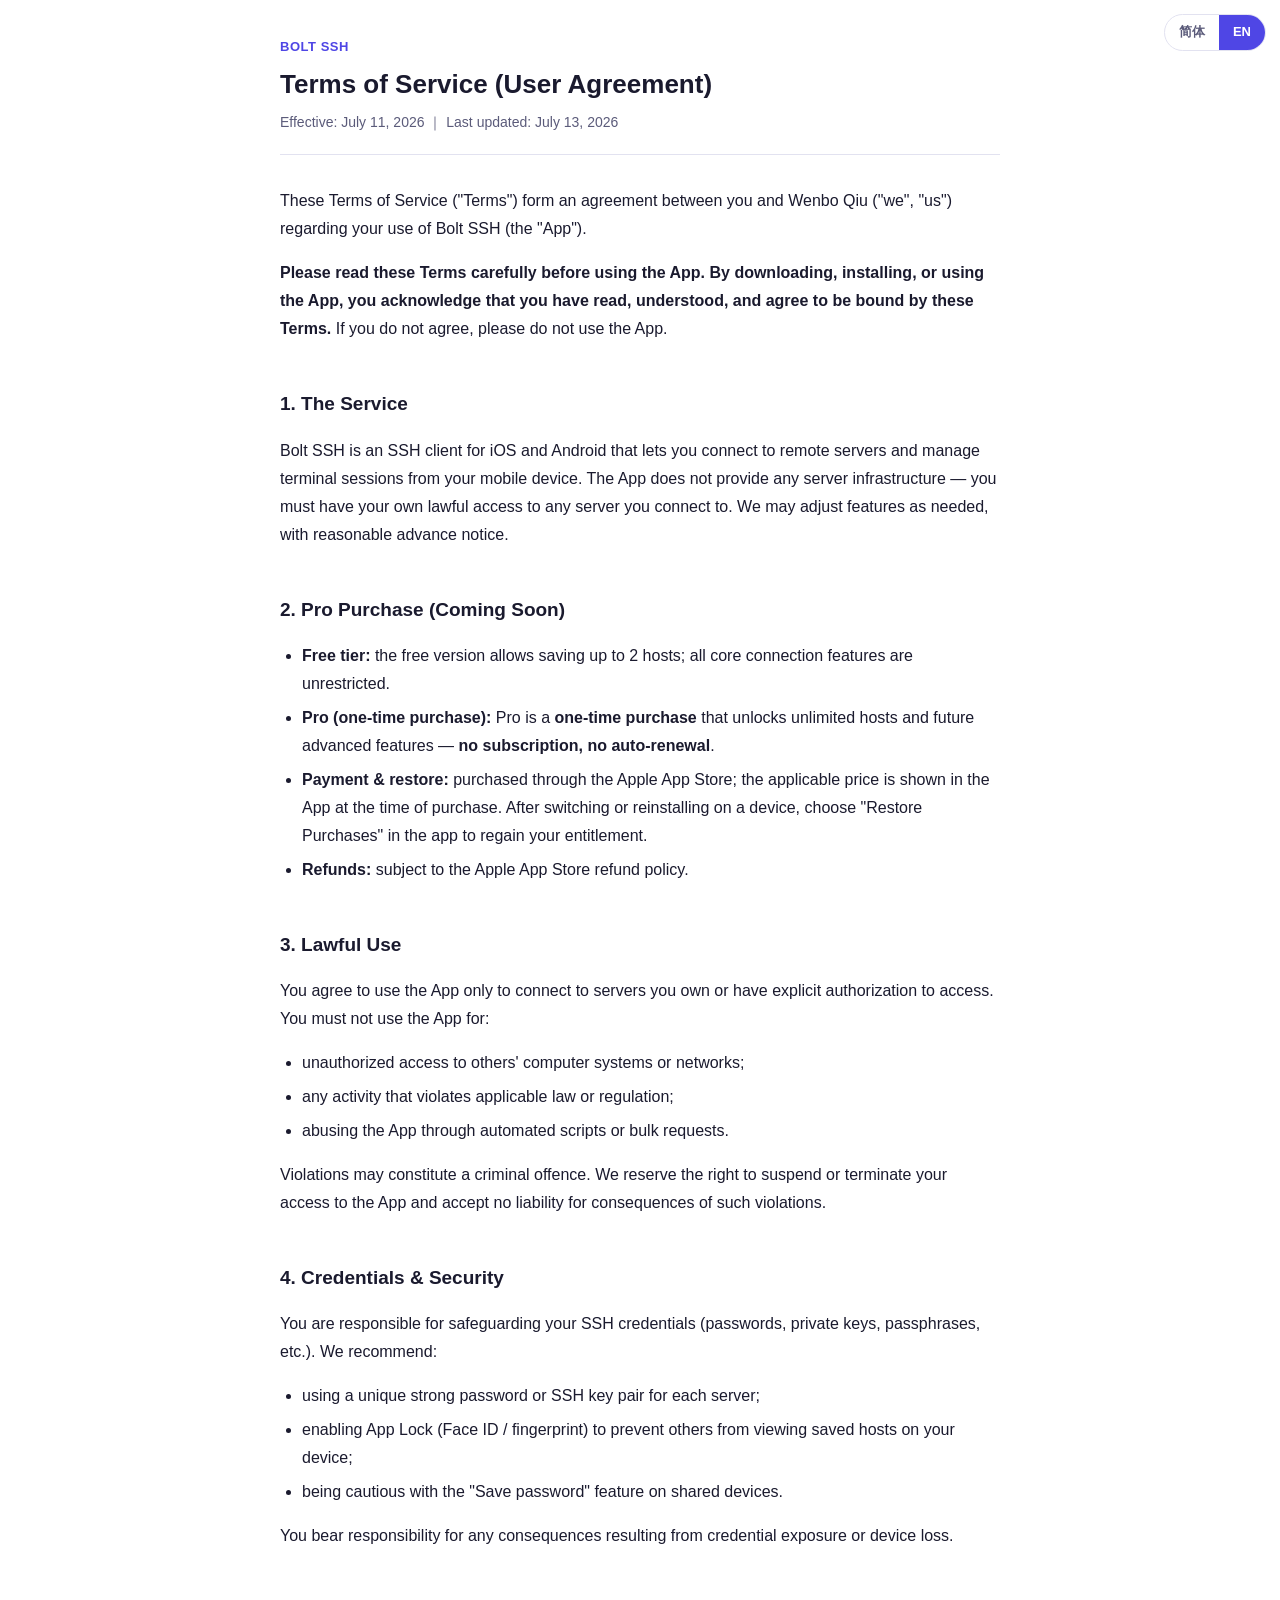
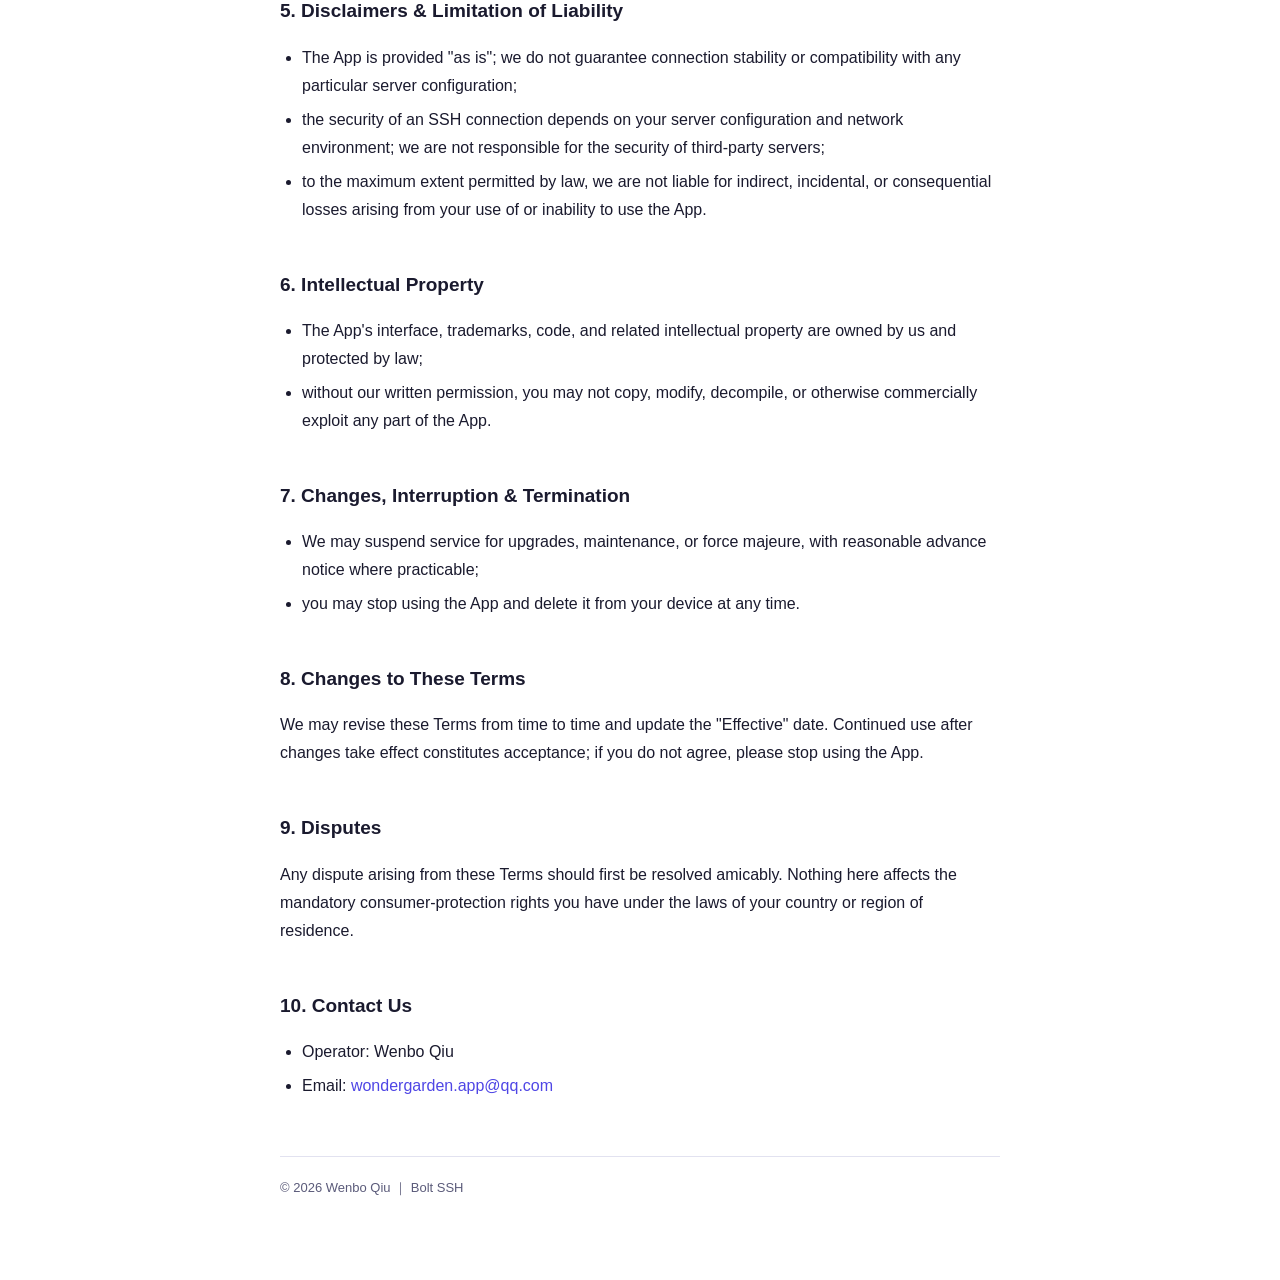
<file: terms.html>
<!DOCTYPE html>
<html lang="zh-Hans">
<head>
  <meta charset="UTF-8" />
  <meta name="viewport" content="width=device-width, initial-scale=1.0" />
  <meta name="robots" content="index,follow" />
  <title>Bolt SSH — 服务条款 / Terms of Service</title>
  <link rel="stylesheet" href="shared/base.css" />
  <style>
    .lang-switch {
      position: fixed; top: 14px; right: 14px; z-index: 20;
      display: inline-flex; background: var(--bg); border: 1px solid var(--border);
      border-radius: 999px; overflow: hidden; font-size: 13px; font-weight: 600;
    }
    .lang-switch button { border: none; background: transparent; color: var(--fg-muted); padding: 6px 14px; cursor: pointer; font: inherit; }
    .lang-switch button.on { background: var(--accent); color: #fff; }
    .lang-hans, .lang-en { display: none; }
    body.l-hans .lang-hans { display: block; }
    body.l-en   .lang-en   { display: block; }
  </style>
</head>
<body class="l-hans">
  <div class="lang-switch">
    <button data-lang="hans" class="on">简体</button>
    <button data-lang="en">EN</button>
  </div>

  <!-- ───────── 简体中文 ───────── -->
  <div class="wrap lang-hans">
    <header class="doc-header">
      <span class="app">Bolt SSH</span>
      <h1>服务条款（用户协议）</h1>
      <p class="meta">生效日期：2026 年 7 月 11 日 ｜ 最近更新：2026 年 7 月 13 日</p>
    </header>

    <p>本《服务条款》（以下简称"本条款"）是您与 Wenbo Qiu（以下简称"我们"）之间就您使用 Bolt SSH（以下简称"本应用"）所订立的协议。</p>
    <p><strong>请您在使用本应用前仔细阅读本条款。当您下载、安装或使用本应用，即表示您已阅读、理解并同意接受本条款的全部内容。</strong>如您不同意，请勿使用本应用。</p>

    <h2>一、服务内容</h2>
    <p>Bolt SSH 是一款适用于 iOS 和 Android 的 SSH 客户端，允许您通过移动设备连接到远程服务器并管理终端会话。本应用不提供任何服务器资源，您需自行拥有或获得所连接服务器的合法使用权限。我们有权根据运营需要对功能进行调整，并会以适当方式提前告知。</p>

    <h2>二、Pro 购买（即将推出）</h2>
    <ul>
      <li><strong>免费版：</strong>免费版最多保存 2 台主机，所有核心连接功能不受限制。</li>
      <li><strong>Pro（一次性买断）：</strong>Pro 为<strong>一次性购买</strong>，解锁无限主机及后续高级功能，<strong>无需订阅、不会自动续费</strong>。</li>
      <li><strong>支付与恢复：</strong>购买通过 Apple App Store 完成，具体价格以您下单时应用内展示为准；更换或重装设备后，可在应用内选择"恢复购买"重新获得权益。</li>
      <li><strong>退款：</strong>适用 Apple App Store 退款政策。</li>
    </ul>

    <h2>三、合法使用</h2>
    <p>您承诺仅使用本应用连接您本人拥有或已获得明确授权的服务器。严禁将本应用用于：</p>
    <ul>
      <li>未经授权访问他人计算机系统或网络；</li>
      <li>任何违反适用法律法规的行为；</li>
      <li>通过自动化脚本或批量请求滥用本应用。</li>
    </ul>
    <p>违反上述规定可能构成违法犯罪，我们保留暂停或终止您使用本应用的权利，并不承担因此产生的任何责任。</p>

    <h2>四、凭据与安全</h2>
    <p>您有责任妥善保管 SSH 凭据（密码、私钥、口令等）。我们建议：</p>
    <ul>
      <li>为每台服务器使用独立的强密码或 SSH 密钥对；</li>
      <li>开启应用锁（Face ID / 指纹）以防止他人在您设备上查看已保存的主机信息；</li>
      <li>在共享设备上谨慎使用"保存密码"功能。</li>
    </ul>
    <p>因您的凭据泄露或设备丢失导致的后果由您自行承担。</p>

    <h2>五、免责声明与责任限制</h2>
    <ul>
      <li>本应用按"现状"提供，我们不保证连接的稳定性或与特定服务器配置的兼容性；</li>
      <li>SSH 连接的安全性取决于您的服务器配置和网络环境，我们不对第三方服务器的安全性负责；</li>
      <li>在适用法律允许的最大范围内，我们不对因使用本应用导致的间接、偶然或后果性损失承担责任。</li>
    </ul>

    <h2>六、知识产权</h2>
    <ul>
      <li>本应用的界面、商标、代码等知识产权归我们所有，受法律保护；</li>
      <li>未经书面许可，您不得复制、修改、反编译或以其他方式商业利用本应用的任何部分。</li>
    </ul>

    <h2>七、服务的变更与终止</h2>
    <ul>
      <li>我们可能因升级、维护或不可抗力暂停服务，将尽合理努力提前告知；</li>
      <li>您可随时停止使用本应用并在设备上删除它。</li>
    </ul>

    <h2>八、条款的变更</h2>
    <p>我们可能适时修订本条款并更新"生效日期"。变更生效后继续使用即视为接受；如不同意，请停止使用本应用。</p>

    <h2>九、争议解决</h2>
    <p>因本条款产生的任何争议，双方应先以友好协商方式解决。本条款不影响您依所在地法律享有的强制性消费者权利。</p>

    <h2>十、联系我们</h2>
    <ul>
      <li>运营方：Wenbo Qiu</li>
      <li>联系邮箱：<a href="mailto:wondergarden.app@qq.com">wondergarden.app@qq.com</a></li>
    </ul>

    <footer class="doc-footer">© 2026 Wenbo Qiu ｜ Bolt SSH</footer>
  </div>

  <!-- ───────── English ───────── -->
  <div class="wrap lang-en">
    <header class="doc-header">
      <span class="app">Bolt SSH</span>
      <h1>Terms of Service (User Agreement)</h1>
      <p class="meta">Effective: July 11, 2026 ｜ Last updated: July 13, 2026</p>
    </header>

    <p>These Terms of Service ("Terms") form an agreement between you and Wenbo Qiu ("we", "us") regarding your use of Bolt SSH (the "App").</p>
    <p><strong>Please read these Terms carefully before using the App. By downloading, installing, or using the App, you acknowledge that you have read, understood, and agree to be bound by these Terms.</strong> If you do not agree, please do not use the App.</p>

    <h2>1. The Service</h2>
    <p>Bolt SSH is an SSH client for iOS and Android that lets you connect to remote servers and manage terminal sessions from your mobile device. The App does not provide any server infrastructure — you must have your own lawful access to any server you connect to. We may adjust features as needed, with reasonable advance notice.</p>

    <h2>2. Pro Purchase (Coming Soon)</h2>
    <ul>
      <li><strong>Free tier:</strong> the free version allows saving up to 2 hosts; all core connection features are unrestricted.</li>
      <li><strong>Pro (one-time purchase):</strong> Pro is a <strong>one-time purchase</strong> that unlocks unlimited hosts and future advanced features — <strong>no subscription, no auto-renewal</strong>.</li>
      <li><strong>Payment &amp; restore:</strong> purchased through the Apple App Store; the applicable price is shown in the App at the time of purchase. After switching or reinstalling on a device, choose "Restore Purchases" in the app to regain your entitlement.</li>
      <li><strong>Refunds:</strong> subject to the Apple App Store refund policy.</li>
    </ul>

    <h2>3. Lawful Use</h2>
    <p>You agree to use the App only to connect to servers you own or have explicit authorization to access. You must not use the App for:</p>
    <ul>
      <li>unauthorized access to others' computer systems or networks;</li>
      <li>any activity that violates applicable law or regulation;</li>
      <li>abusing the App through automated scripts or bulk requests.</li>
    </ul>
    <p>Violations may constitute a criminal offence. We reserve the right to suspend or terminate your access to the App and accept no liability for consequences of such violations.</p>

    <h2>4. Credentials &amp; Security</h2>
    <p>You are responsible for safeguarding your SSH credentials (passwords, private keys, passphrases, etc.). We recommend:</p>
    <ul>
      <li>using a unique strong password or SSH key pair for each server;</li>
      <li>enabling App Lock (Face ID / fingerprint) to prevent others from viewing saved hosts on your device;</li>
      <li>being cautious with the "Save password" feature on shared devices.</li>
    </ul>
    <p>You bear responsibility for any consequences resulting from credential exposure or device loss.</p>

    <h2>5. Disclaimers &amp; Limitation of Liability</h2>
    <ul>
      <li>The App is provided "as is"; we do not guarantee connection stability or compatibility with any particular server configuration;</li>
      <li>the security of an SSH connection depends on your server configuration and network environment; we are not responsible for the security of third-party servers;</li>
      <li>to the maximum extent permitted by law, we are not liable for indirect, incidental, or consequential losses arising from your use of or inability to use the App.</li>
    </ul>

    <h2>6. Intellectual Property</h2>
    <ul>
      <li>The App's interface, trademarks, code, and related intellectual property are owned by us and protected by law;</li>
      <li>without our written permission, you may not copy, modify, decompile, or otherwise commercially exploit any part of the App.</li>
    </ul>

    <h2>7. Changes, Interruption &amp; Termination</h2>
    <ul>
      <li>We may suspend service for upgrades, maintenance, or force majeure, with reasonable advance notice where practicable;</li>
      <li>you may stop using the App and delete it from your device at any time.</li>
    </ul>

    <h2>8. Changes to These Terms</h2>
    <p>We may revise these Terms from time to time and update the "Effective" date. Continued use after changes take effect constitutes acceptance; if you do not agree, please stop using the App.</p>

    <h2>9. Disputes</h2>
    <p>Any dispute arising from these Terms should first be resolved amicably. Nothing here affects the mandatory consumer-protection rights you have under the laws of your country or region of residence.</p>

    <h2>10. Contact Us</h2>
    <ul>
      <li>Operator: Wenbo Qiu</li>
      <li>Email: <a href="mailto:wondergarden.app@qq.com">wondergarden.app@qq.com</a></li>
    </ul>

    <footer class="doc-footer">© 2026 Wenbo Qiu ｜ Bolt SSH</footer>
  </div>

  <script>
    const btns = [...document.querySelectorAll(".lang-switch button")];
    function setLang(lang) {
      document.body.className = "l-" + lang;
      document.documentElement.lang = lang === "en" ? "en" : "zh-Hans";
      btns.forEach(b => b.classList.toggle("on", b.dataset.lang === lang));
      window.scrollTo(0, 0);
    }
    btns.forEach(b => b.addEventListener("click", () => setLang(b.dataset.lang)));
    const nav = (navigator.language || "").toLowerCase();
    setLang(nav.startsWith("zh") ? "hans" : "en");
  </script>
</body>
</html>
</file>
<file: shared/base.css>
/* Bolt SSH 共享基础样式 */
:root {
  --fg: #1a1a2e;
  --fg-muted: #5b5b7a;
  --bg: #ffffff;
  --bg-soft: #f4f4fb;
  --accent: #4f46e5;
  --border: #e2e2f0;
  --max-width: 760px;
}

* { box-sizing: border-box; }

html { -webkit-text-size-adjust: 100%; }

body {
  margin: 0;
  color: var(--fg);
  background: var(--bg);
  font-family: -apple-system, BlinkMacSystemFont, "Segoe UI", "PingFang SC",
    "Hiragino Sans GB", "Microsoft YaHei", Roboto, Helvetica, Arial, sans-serif;
  font-size: 16px;
  line-height: 1.75;
  -webkit-font-smoothing: antialiased;
}

.wrap {
  max-width: var(--max-width);
  margin: 0 auto;
  padding: 32px 20px 80px;
}

header.doc-header {
  margin-bottom: 32px;
  padding-bottom: 20px;
  border-bottom: 1px solid var(--border);
}

header.doc-header .app {
  display: inline-block;
  font-size: 13px;
  font-weight: 600;
  letter-spacing: 0.04em;
  color: var(--accent);
  text-transform: uppercase;
  margin-bottom: 8px;
}

h1 { font-size: 26px; line-height: 1.35; margin: 0 0 8px; }
h2 {
  font-size: 19px;
  margin: 40px 0 12px;
  padding-top: 4px;
}
h3 { font-size: 16px; margin: 24px 0 8px; }

.meta { color: var(--fg-muted); font-size: 14px; margin: 4px 0 0; }

p, li { color: var(--fg); }
ul, ol { padding-left: 22px; }
li { margin: 6px 0; }

a { color: var(--accent); text-decoration: none; }
a:hover { text-decoration: underline; }

table {
  width: 100%;
  border-collapse: collapse;
  margin: 16px 0;
  font-size: 14.5px;
}
th, td {
  border: 1px solid var(--border);
  padding: 10px 12px;
  text-align: left;
  vertical-align: top;
}
th { background: var(--bg-soft); font-weight: 600; }

.note {
  background: var(--bg-soft);
  border-left: 3px solid var(--accent);
  padding: 12px 16px;
  border-radius: 6px;
  margin: 16px 0;
  font-size: 14.5px;
  color: var(--fg-muted);
}

footer.doc-footer {
  margin-top: 56px;
  padding-top: 20px;
  border-top: 1px solid var(--border);
  color: var(--fg-muted);
  font-size: 13px;
}

@media (prefers-color-scheme: dark) {
  :root {
    --fg: #e4e4f0;
    --fg-muted: #9898b8;
    --bg: #13131f;
    --bg-soft: #1e1e30;
    --border: #2e2e48;
  }
}
</file>
